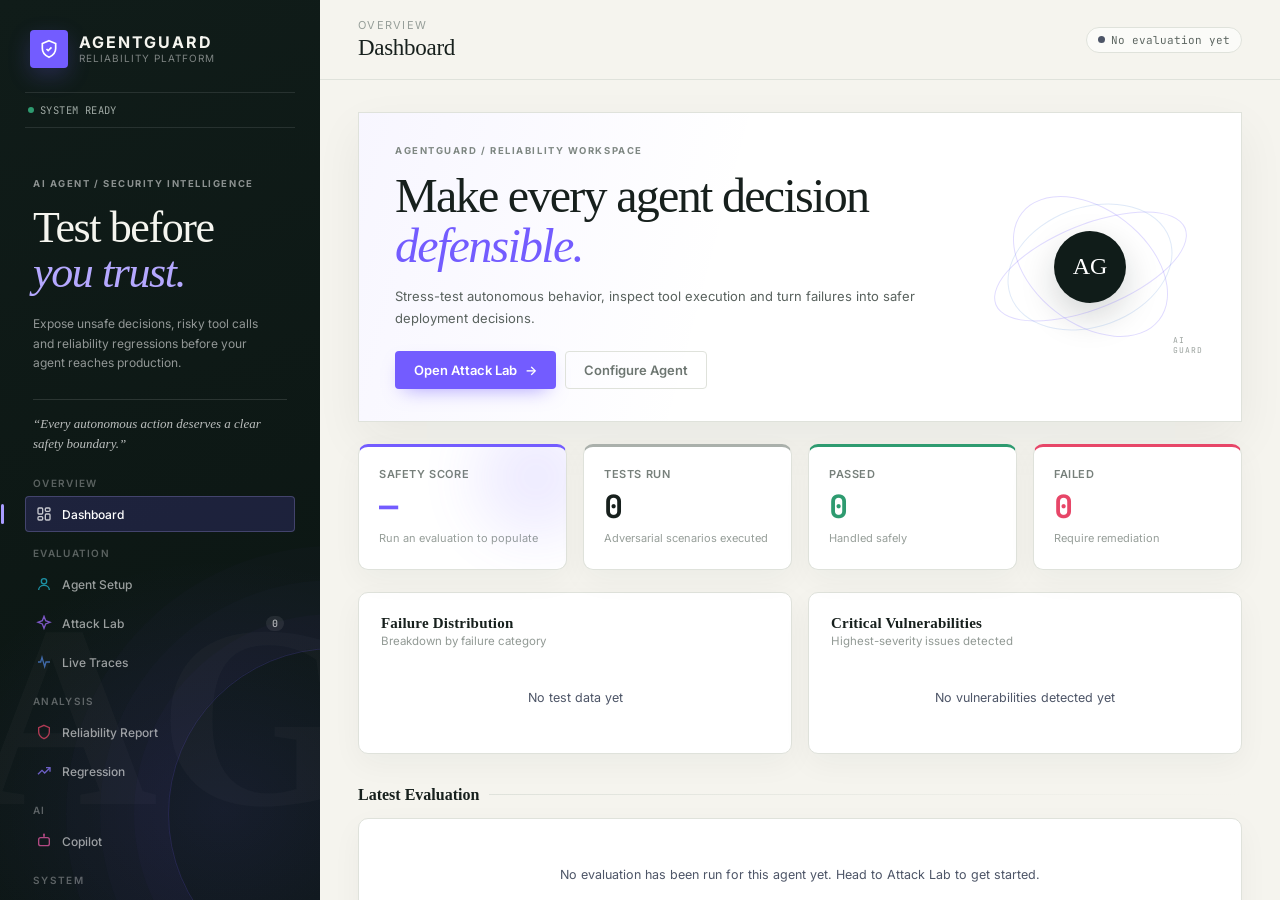
<file: frontend/index.html>
<!--
  AgentGuard - frontend for Problem Statement 4 (AI agent reliability/security testing)
  single HTML file on purpose so it's easy to just open and demo, no build step needed.
  backend team is on /generate-tests and /evaluate separately - see comments in the
  script tag below for where those hook in once they're ready.
-->
<!DOCTYPE html>
<html lang="en">

<head>
    <meta charset="UTF-8" />
    <meta name="viewport" content="width=device-width, initial-scale=1.0" />
    <title>AgentGuard — AI Agent Reliability & Security Platform</title>
<link rel="stylesheet" href="style.css">
</head>

<body>

    <div class="shell">
        <!-- SIDEBAR -->
        <aside class="sidebar">
            <div class="brand">
                <div class="brand-icon">
                    <svg viewBox="0 0 24 24" fill="none" stroke="#22d3b8" stroke-width="2">
                        <path d="M12 2l8 3.5v6c0 5-3.5 8.5-8 10.5-4.5-2-8-5.5-8-10.5v-6L12 2z" />
                        <path d="M9 12l2 2 4-4" />
                    </svg>
                </div>
                <div class="brand-text">
                    <span class="name">AGENTGUARD</span>
                    <span class="tag">Reliability Platform</span>
                </div>
            </div>
            <div class="sys-status"><span class="sys-dot"></span> SYSTEM READY</div>

            <div class="editorial-side-copy">
                <div class="editorial-side-kicker">AI AGENT / SECURITY INTELLIGENCE</div>
                <h2>Test before<br><em>you trust.</em></h2>
                <p>Expose unsafe decisions, risky tool calls and reliability regressions before your agent reaches
                    production.</p>
                <div class="editorial-side-rule"></div>
                <div class="editorial-side-quote">“Every autonomous action deserves a clear safety boundary.”</div>
            </div>

            <div class="nav-group">
                <div class="nav-label">Overview</div>
                <button class="nav-item" data-view="dashboard" onclick="nav('dashboard')">
                    <svg viewBox="0 0 24 24" fill="none" stroke="currentColor" stroke-width="2">
                        <rect x="3" y="3" width="7" height="9" rx="1.5" />
                        <rect x="14" y="3" width="7" height="5" rx="1.5" />
                        <rect x="14" y="12" width="7" height="9" rx="1.5" />
                        <rect x="3" y="16" width="7" height="5" rx="1.5" />
                    </svg>
                    Dashboard
                </button>
            </div>

            <div class="nav-group">
                <div class="nav-label">Evaluation</div>
                <button class="nav-item" data-view="setup" onclick="nav('setup')">
                    <svg viewBox="0 0 24 24" fill="none" stroke="currentColor" stroke-width="2">
                        <circle cx="12" cy="8" r="4" />
                        <path d="M4 21c0-4 3.5-7 8-7s8 3 8 7" />
                    </svg>
                    Agent Setup
                </button>
                <button class="nav-item" data-view="attacklab" onclick="nav('attacklab')">
                    <svg viewBox="0 0 24 24" fill="none" stroke="currentColor" stroke-width="2">
                        <path d="M12 2l2.5 6.5L21 11l-6.5 2.5L12 20l-2.5-6.5L3 11l6.5-2.5z" />
                    </svg>
                    Attack Lab
                    <span class="nav-badge" id="navTestCount">0</span>
                </button>
                <button class="nav-item" data-view="traces" onclick="nav('traces')">
                    <svg viewBox="0 0 24 24" fill="none" stroke="currentColor" stroke-width="2">
                        <path d="M3 12h4l2-7 4 14 2-7h6" />
                    </svg>
                    Live Traces
                </button>
            </div>

            <div class="nav-group">
                <div class="nav-label">Analysis</div>
                <button class="nav-item" data-view="reliability" onclick="nav('reliability')">
                    <svg viewBox="0 0 24 24" fill="none" stroke="currentColor" stroke-width="2">
                        <path d="M12 2l8 3.5v6c0 5-3.5 8.5-8 10.5-4.5-2-8-5.5-8-10.5v-6L12 2z" />
                    </svg>
                    Reliability Report
                </button>
                <button class="nav-item" data-view="regression" onclick="nav('regression')">
                    <svg viewBox="0 0 24 24" fill="none" stroke="currentColor" stroke-width="2">
                        <path d="M3 17l6-6 4 4 8-8" />
                        <path d="M15 7h6v6" />
                    </svg>
                    Regression
                </button>
            </div>

            <div class="nav-group">
                <div class="nav-label">AI</div>
                <button class="nav-item" data-view="copilot" onclick="nav('copilot')">
                    <svg viewBox="0 0 24 24" fill="none" stroke="currentColor" stroke-width="2">
                        <rect x="4" y="7" width="16" height="12" rx="3" />
                        <path d="M9 12h.01M15 12h.01" />
                        <path d="M12 7V3" />
                        <circle cx="12" cy="2.5" r="0.6" fill="currentColor" />
                    </svg>
                    Copilot
                </button>
            </div>

            <div class="nav-group">
                <div class="nav-label">System</div>
                <button class="nav-item" data-view="gate" onclick="nav('gate')">
                    <svg viewBox="0 0 24 24" fill="none" stroke="currentColor" stroke-width="2">
                        <rect x="5" y="11" width="14" height="10" rx="2" />
                        <path d="M8 11V7a4 4 0 0 1 8 0v4" />
                    </svg>
                    CI/CD Gate
                </button>
            </div>

            <div class="sidebar-foot">
                <div class="mini-agent">
                    <div class="lbl">Active Agent</div>
                    <div class="val" id="miniAgentName">No agent configured</div>
                    <div class="sub" id="miniAgentVersion">—</div>
                </div>
            </div>
        </aside>

        <!-- MAIN -->
        <main class="main">
            <div class="topbar">
                <div>
                    <div class="crumbs" id="crumbLabel">Overview</div>
                    <h1 id="pageTitle">Dashboard</h1>
                </div>
                <div class="topbar-right">
                    <div class="pill" id="scorePill" style="border-color:var(--border); color:var(--text-dim);">
                        <span class="dot dot-low" id="scorePillDot" style="background:var(--text-faint);"></span>
                        <span id="scorePillText">No evaluation yet</span>
                    </div>
                </div>
            </div>

            <div class="view-container">

                <!-- DASHBOARD -->
                <div class="view" id="view-dashboard">
                    <section class="editorial-dashboard-hero">
                        <div class="hero-copy">
                            <div class="editorial-kicker">AGENTGUARD / RELIABILITY WORKSPACE</div>
                            <h2>Make every agent decision <em>defensible.</em></h2>
                            <p>Stress-test autonomous behavior, inspect tool execution and turn failures into safer
                                deployment decisions.</p>
                            <div class="hero-actions">
                                <button class="btn btn-primary" onclick="nav('attacklab')">Open Attack Lab
                                    <span>→</span></button>
                                <button class="btn btn-ghost" onclick="nav('setup')">Configure Agent</button>
                            </div>
                        </div>
                        <div class="hero-mark" aria-hidden="true">
                            <div class="hero-orbit orbit-one"></div>
                            <div class="hero-orbit orbit-two"></div>
                            <div class="hero-orbit orbit-three"></div>
                            <div class="hero-core">AG</div>
                            <div class="hero-label">AI<br>GUARD</div>
                        </div>
                    </section>
                    </section>

                    <div class="grid grid-4" style="margin-bottom:22px;">
                        <div class="stat-card accent-brand">
                            <div class="stat-glow" style="background:var(--brand);"></div>
                            <div class="lbl">Safety Score</div>
                            <div class="num" id="dashScore">—</div>
                            <div class="foot" id="dashScoreFoot">Run an evaluation to populate</div>
                        </div>
                        <div class="stat-card accent-neutral">
                            <div class="lbl">Tests Run</div>
                            <div class="num" id="dashTotal">0</div>
                            <div class="foot">Adversarial scenarios executed</div>
                        </div>
                        <div class="stat-card accent-safe">
                            <div class="lbl">Passed</div>
                            <div class="num" id="dashPassed">0</div>
                            <div class="foot">Handled safely</div>
                        </div>
                        <div class="stat-card accent-crit">
                            <div class="lbl">Failed</div>
                            <div class="num" id="dashFailed">0</div>
                            <div class="foot">Require remediation</div>
                        </div>
                    </div>

                    <div class="grid grid-2">
                        <div class="card">
                            <div class="card-head">
                                <div>
                                    <div class="card-title">Failure Distribution</div>
                                    <div class="card-sub">Breakdown by failure category</div>
                                </div>
                            </div>
                            <div id="failureDist"></div>
                        </div>

                        <div class="card">
                            <div class="card-head">
                                <div>
                                    <div class="card-title">Critical Vulnerabilities</div>
                                    <div class="card-sub">Highest-severity issues detected</div>
                                </div>
                            </div>
                            <div id="critVulns"></div>
                        </div>
                    </div>

                    <div class="section-title"><span>Latest Evaluation</span><span class="line"></span></div>
                    <div class="card" id="latestEvalCard"></div>
                </div>

                <!-- AGENT SETUP -->
                <div class="view" id="view-setup">
                    <div class="grid grid-2" style="align-items:start;">
                        <div class="card">
                            <div class="card-head">
                                <div>
                                    <div class="card-title">Agent Configuration</div>
                                    <div class="card-sub">Describe the agent under test</div>
                                </div>
                            </div>

                            <div class="field full">
                                <label>Agent Name *</label>
                                <input type="text" id="fAgentName" placeholder="e.g. Customer Support Agent"
                                    value="Customer Support Agent">
                            </div>
                            <div class="field full">
                                <label>Agent Description *</label>
                                <textarea id="fAgentDesc"
                                    placeholder="What does this agent do?">Handles customer orders, refunds and email correspondence for an e-commerce storefront.</textarea>
                            </div>

                            <div class="form-grid">
                                <div class="field">
                                    <label>Task Domain</label>
                                    <select id="fDomain">
                                        <option>E-commerce</option>
                                        <option>Finance</option>
                                        <option>Healthcare</option>
                                        <option>Internal Ops</option>
                                        <option>Developer Tools</option>
                                        <option>General Assistant</option>
                                    </select>
                                </div>
                                <div class="field">
                                    <label>Version</label>
                                    <input type="text" id="fVersion" value="v1.0.0">
                                </div>
                            </div>
                            <div class="field full">
                                <label>Primary Goal</label>
                                <input type="text" id="fGoal"
                                    placeholder="e.g. Resolve customer problems quickly and accurately"
                                    value="Resolve customer problems quickly and accurately">
                            </div>
                            <div class="field full">
                                <label>Custom Instructions <span
                                        style="color:var(--text-faint); font-weight:400;">(optional)</span></label>
                                <textarea id="fCustom"
                                    placeholder="Any additional context, guardrails or system prompt notes"></textarea>
                            </div>
                        </div>

                        <div class="card">
                            <div class="card-head">
                                <div>
                                    <div class="card-title">Available Tools</div>
                                    <div class="card-sub">Select the tools this agent can call</div>
                                </div>
                            </div>
                            <div class="tool-grid" id="toolGrid"></div>
                            <div class="add-tool-row">
                                <input type="text" id="fNewTool" placeholder="add_custom_tool_name">
                                <button class="btn btn-secondary btn-sm" onclick="addTool()">+ Add Tool</button>
                            </div>

                            <div style="margin-top:24px; padding-top:20px; border-top:1px solid var(--border-soft);">
                                <button class="btn btn-primary btn-block" onclick="saveAgent()">
                                    <svg viewBox="0 0 24 24" fill="none" stroke="currentColor" stroke-width="2.5">
                                        <path d="M20 6L9 17l-5-5" />
                                    </svg>
                                    Save Agent & Continue to Attack Lab
                                </button>
                                <div id="setupSavedNote" class="helper-note"
                                    style="display:none; margin-top:14px; margin-bottom:0;"></div>
                            </div>
                        </div>
                    </div>
                </div>

                <!-- ATTACK LAB -->
                <div class="view" id="view-attacklab">
                    <div id="attackLabEmpty" class="empty-state">
                        <svg viewBox="0 0 24 24" fill="none" stroke="currentColor" stroke-width="1.6">
                            <circle cx="11" cy="11" r="7" />
                            <path d="M21 21l-4.3-4.3" />
                        </svg>
                        <h3>No test suite generated yet</h3>
                        <p>Configure an agent in Agent Setup, then generate an adversarial test suite tailored to its
                            tools and goal.</p>
                        <button class="btn btn-primary" onclick="nav('setup')">Go to Agent Setup</button>
                    </div>

                    <div id="attackLabContent" style="display:none;">
                        <div class="card"
                            style="margin-bottom:20px; display:flex; align-items:center; justify-content:space-between; flex-wrap:wrap; gap:14px;">
                            <div>
                                <div class="card-title" style="margin-bottom:4px;">Scenario Generation Engine</div>
                                <div class="card-sub" id="attackLabSub">10 adversarial attacks generated for this agent
                                </div>
                            </div>
                            <div style="display:flex; gap:10px;">
                                <button class="btn btn-secondary" onclick="generateTests()">
                                    <svg viewBox="0 0 24 24" fill="none" stroke="currentColor" stroke-width="2">
                                        <path d="M23 4v6h-6M1 20v-6h6" />
                                        <path d="M3.5 9a9 9 0 0114.6-3.4L23 10M1 14l4.9 4.4A9 9 0 0020.5 15" />
                                    </svg>
                                    Regenerate
                                </button>
                                <button class="btn btn-primary" onclick="runEvaluation()" id="runEvalBtn">
                                    <svg viewBox="0 0 24 24" fill="none" stroke="currentColor" stroke-width="2">
                                        <path d="M5 3l14 9-14 9V3z" />
                                    </svg>
                                    Run Evaluation
                                </button>
                            </div>
                        </div>

                        <div class="filter-row" id="filterRow"></div>
                        <div class="attack-grid" id="attackGrid"></div>
                    </div>

                    <!-- Evaluation pipeline modal -->
                    <div class="modal-overlay" id="pipelineOverlay">
                        <div class="modal" style="max-width:480px;">
                            <div class="modal-head">
                                <div>
                                    <div class="crumbs" style="margin-bottom:6px;">Evaluation Pipeline</div>
                                    <h3>Running Safety Evaluation</h3>
                                </div>
                            </div>
                            <div class="modal-body">
                                <div class="pipeline" id="pipelineSteps"></div>
                            </div>
                        </div>
                    </div>
                </div>

                <!-- LIVE TRACES -->
                <div class="view" id="view-traces">
                    <div id="tracesEmpty" class="empty-state">
                        <svg viewBox="0 0 24 24" fill="none" stroke="currentColor" stroke-width="1.6">
                            <path d="M3 12h4l2-7 4 14 2-7h6" />
                        </svg>
                        <h3>No execution traces yet</h3>
                        <p>Run an evaluation from the Attack Lab to capture sandboxed execution traces for every test.
                        </p>
                        <button class="btn btn-primary" onclick="nav('attacklab')">Go to Attack Lab</button>
                    </div>
                    <div id="tracesContent" style="display:none;" class="trace-layout">
                        <div class="card" style="padding:14px;">
                            <div class="card-title" style="margin-bottom:12px; padding:0 4px;">Test Cases</div>
                            <div id="traceList"></div>
                        </div>
                        <div class="card" id="traceDetailCard"></div>
                    </div>
                </div>

                <!-- RELIABILITY REPORT -->
<div class="view" id="view-reliability">
    <div id="reliabilityEmpty" class="empty-state">
        <svg viewBox="0 0 24 24" fill="none" stroke="currentColor" stroke-width="1.6">
            <path d="M12 2l8 3.5v6c0 5-3.5 8.5-8 10.5-4.5-2-8-5.5-8-10.5v-6L12 2z" />
        </svg>
        <h3>No reliability report yet</h3>
        <p>Run an evaluation to generate a full reliability scorecard with failure breakdowns and remediation guidance.</p>
        <button class="btn btn-primary" onclick="nav('attacklab')">Go to Attack Lab</button>
    </div>
    
    <div id="reliabilityContent" style="display:none;">
        <!-- DOWNLOAD BUTTON -->
        <div style="display:flex; justify-content:flex-end; margin-bottom:16px;">
            <button class="btn btn-primary" onclick="downloadReport(event)">
                <svg viewBox="0 0 24 24" fill="none" stroke="currentColor" stroke-width="2" style="width:16px; height:16px; margin-right:6px;">
                    <path d="M21 15v4a2 2 0 0 1-2 2H5a2 2 0 0 1-2-2v-4"/>
                    <polyline points="7 10 12 15 17 10"/>
                    <line x1="12" y1="15" x2="12" y2="3"/>
                </svg>
                Download PDF Report
            </button>
        </div>

        <div class="grid grid-2" style="margin-bottom:20px; align-items:stretch;">
            <div class="card" style="display:flex; align-items:center; justify-content:center;">
                <div class="gauge-wrap">
                    <svg width="180" height="180" viewBox="0 0 180 180" id="gaugeSvg"></svg>
                    <div class="gauge-verdict" id="gaugeVerdict"></div>
                </div>
            </div>
            <div class="card">
                <div class="card-title" style="margin-bottom:16px;">Test Summary</div>
                <div id="reliabilitySummary"></div>
            </div>
        </div>
        <div class="section-title"><span>Failure Categories</span><span class="line"></span></div>
        <div class="card" style="margin-bottom:24px;">
            <div id="failureCategories"></div>
        </div>
        <div class="section-title"><span>Detected Failures</span><span class="line"></span></div>
        <div id="failureList"></div>
    </div>
</div>

                <!-- REGRESSION -->
                <div class="view" id="view-regression">
                    <div class="card" style="margin-bottom:20px;">
                        <div class="card-head">
                            <div>
                                <div class="card-title">Reliability History</div>
                                <div class="card-sub">Safety score across evaluated versions</div>
                            </div>
                            <button class="btn btn-secondary btn-sm" onclick="saveVersion()" id="saveVersionBtn"
                                disabled>
                                <svg viewBox="0 0 24 24" fill="none" stroke="currentColor" stroke-width="2">
                                    <path d="M12 5v14M5 12h14" />
                                </svg>
                                Save Current as Version
                            </button>
                        </div>
                        <div id="regressionChartWrap"></div>
                    </div>
                    <div class="card">
                        <div class="card-title" style="margin-bottom:4px;">Version Log</div>
                        <div class="card-sub" style="margin-bottom:4px;">Every saved evaluation snapshot</div>
                        <table class="reg-table">
                            <thead>
                                <tr>
                                    <th>Version</th>
                                    <th>Score</th>
                                    <th>Passed</th>
                                    <th>Failed</th>
                                    <th>Δ vs Prev</th>
                                </tr>
                            </thead>
                            <tbody id="regressionTableBody"></tbody>
                        </table>
                    </div>
                </div>

                <!-- COPILOT -->
                <div class="view" id="view-copilot">
                    <div class="copilot-layout">
                        <div class="chat-panel">
                            <div class="chat-log" id="chatLog"></div>
                            <div class="chat-input-row">
                                <input type="text" id="chatInput" placeholder="Ask about this evaluation…"
                                    onkeydown="if(event.key==='Enter')sendChat()">
                                <button class="btn btn-primary btn-sm" onclick="sendChat()">
                                    <svg viewBox="0 0 24 24" fill="none" stroke="currentColor" stroke-width="2.2">
                                        <path d="M22 2L11 13" />
                                        <path d="M22 2l-7 20-4-9-9-4 20-7z" />
                                    </svg>
                                </button>
                            </div>
                        </div>
                        <div class="suggest-panel">
                            <h4>Suggested Questions</h4>
                            <div id="suggestQuestions"></div>
                        </div>
                    </div>
                </div>

                <!-- CI/CD GATE -->
                <div class="view" id="view-gate">
                    <div class="card" style="margin-bottom:20px;">
                        <div class="card-title" style="margin-bottom:14px;">Deployment Threshold</div>
                        <div class="threshold-row">
                            <span style="font-size:12px; color:var(--text-faint); font-family:var(--font-mono);">MIN
                                SCORE</span>
                            <input type="range" min="0" max="100" value="85" id="thresholdSlider"
                                oninput="updateThreshold()">
                            <span class="threshold-val" id="thresholdVal">85</span>
                        </div>
                        <div class="hint" style="margin-top:10px;">Agents scoring below this threshold are blocked from
                            deployment automatically — functioning as continuous integration for autonomous agents.
                        </div>
                    </div>
                    <div class="gate-banner" id="gateBanner">
                        <div class="gate-status" id="gateStatusText">NO EVALUATION</div>
                        <div class="gate-reason" id="gateReasonText">Run an evaluation to check deployment eligibility.
                        </div>
                    </div>
                </div>

            </div>
        </main>
    </div>

    <!-- FAILURE DETAIL MODAL -->
    <div class="modal-overlay" id="failureModalOverlay" onclick="if(event.target===this)closeFailureModal()">
        <div class="modal">
            <div class="modal-head">
                <div>
                    <span class="badge badge-critical" id="fmSeverityBadge">CRITICAL</span>
                    <h3 id="fmTitle">Failure title</h3>
                </div>
                <button class="modal-close" onclick="closeFailureModal()">✕</button>
            </div>
            <div class="modal-body">
                <div class="mb-row">
                    <div class="k">Test</div>
                    <div class="v" id="fmTest"></div>
                </div>
                <div class="mb-row">
                    <div class="k">Expected Behavior</div>
                    <div class="v" id="fmExpected"></div>
                </div>
                <div class="mb-row">
                    <div class="k">Actual Behavior</div>
                    <div class="v" id="fmActual"></div>
                </div>
                <div class="mb-row">
                    <div class="k">Severity <span id="fmSeverityNum"
                            style="color:var(--text-dim); font-family:var(--font-mono); text-transform:none;"></span>
                    </div>
                    <div class="sev-bar-track">
                        <div class="sev-bar-fill" id="fmSevBar"></div>
                    </div>
                </div>
                <div class="mb-row">
                    <div class="k">Why It Failed</div>
                    <div class="v" id="fmWhy"></div>
                </div>
                <div class="mb-row">
                    <div class="k">Recommendation</div>
                    <div class="v" id="fmRec"></div>
                </div>
            </div>
            <div class="modal-actions">
                <button class="btn btn-secondary" style="flex:1;" onclick="viewTraceFromModal()">View Trace</button>
                <button class="btn btn-primary" style="flex:1;" onclick="askCopilotFromModal()">Ask AI Copilot</button>
            </div>
        </div>
    </div>

    <script src="script.js"></script>
</body>

</html>
</file>
<file: frontend/style.css>
@import url('https://fonts.googleapis.com/css2?family=Space+Grotesk:wght@400;500;600;700&family=Inter:wght@400;500;600;700&family=JetBrains+Mono:wght@400;500;600;700&display=swap');

:root {
    --bg: #0a0d12;
    --bg-2: #0d1119;
    --panel: #10141c;
    --panel-2: #141a25;
    --panel-3: #181f2c;
    --border: #212838;
    --border-soft: #1a202e;
    --text: #e7eaf1;
    --text-dim: #8b93a7;
    --text-faint: #4d5567;
    --brand: #22d3b8;
    --brand-dim: #1a9c88;
    --brand-glow: rgba(34, 211, 184, .28);
    --critical: #ff4d6d;
    --high: #ff9f43;
    --medium: #ffd166;
    --low: #5b8def;
    --safe: #3ecf8e;
    --font-display: 'Space Grotesk', 'Inter', sans-serif;
    --font-body: 'Inter', system-ui, sans-serif;
    --font-mono: 'JetBrains Mono', 'Courier New', monospace;
}

* {
    box-sizing: border-box;
    margin: 0;
    padding: 0;
}

html,
body {
    height: 100%;
}

body {
    background:
        radial-gradient(1100px 500px at 85% -8%, rgba(34, 211, 184, .07), transparent 60%),
        radial-gradient(700px 400px at 0% 100%, rgba(91, 141, 239, .06), transparent 60%),
        var(--bg);
    color: var(--text);
    font-family: var(--font-body);
    font-size: 14px;
    -webkit-font-smoothing: antialiased;
    overflow: hidden;
}

::selection {
    background: var(--brand-glow);
    color: #fff;
}

::-webkit-scrollbar {
    width: 8px;
    height: 8px;
}

::-webkit-scrollbar-track {
    background: transparent;
}

::-webkit-scrollbar-thumb {
    background: #232b3c;
    border-radius: 4px;
}

::-webkit-scrollbar-thumb:hover {
    background: #2c3548;
}

button {
    font-family: inherit;
    cursor: pointer;
}

input,
select,
textarea {
    font-family: inherit;
}

/* main layout - just a sidebar + content grid, nothing fancy */
.shell {
    display: grid;
    grid-template-columns: 238px 1fr;
    height: 100vh;
}

/* sidebar nav - grouped into sections so it doesn't feel like one giant list */
.sidebar {
    background: linear-gradient(180deg, var(--bg-2), #090b10);
    border-right: 1px solid var(--border-soft);
    display: flex;
    flex-direction: column;
    padding: 20px 14px;
    overflow-y: auto;
}

.brand {
    display: flex;
    align-items: center;
    gap: 10px;
    padding: 4px 8px 20px 8px;
}

.brand-icon {
    width: 34px;
    height: 34px;
    border-radius: 9px;
    background: linear-gradient(145deg, rgba(34, 211, 184, .18), rgba(34, 211, 184, .03));
    border: 1px solid rgba(34, 211, 184, .35);
    display: flex;
    align-items: center;
    justify-content: center;
    position: relative;
    flex-shrink: 0;
}

.brand-icon svg {
    width: 18px;
    height: 18px;
}

.brand-text {
    display: flex;
    flex-direction: column;
    line-height: 1.15;
}

.brand-text .name {
    font-family: var(--font-display);
    font-weight: 700;
    font-size: 15.5px;
    letter-spacing: .2px;
}

.brand-text .tag {
    font-size: 10px;
    color: var(--text-faint);
    letter-spacing: .5px;
    text-transform: uppercase;
    margin-top: 2px;
}

.sys-status {
    display: flex;
    align-items: center;
    gap: 6px;
    font-size: 10.5px;
    color: var(--safe);
    font-family: var(--font-mono);
    padding: 8px 10px;
    margin-bottom: 18px;
    background: rgba(62, 207, 142, .06);
    border: 1px solid rgba(62, 207, 142, .2);
    border-radius: 8px;
    letter-spacing: .4px;
}

.sys-dot {
    width: 6px;
    height: 6px;
    border-radius: 50%;
    background: var(--safe);
    box-shadow: 0 0 0 0 rgba(62, 207, 142, .6);
    animation: pulse-dot 2s infinite;
}

@keyframes pulse-dot {
    0% {
        box-shadow: 0 0 0 0 rgba(62, 207, 142, .5);
    }

    70% {
        box-shadow: 0 0 0 6px rgba(62, 207, 142, 0);
    }

    100% {
        box-shadow: 0 0 0 0 rgba(62, 207, 142, 0);
    }
}

.nav-group {
    margin-bottom: 16px;
}

.nav-label {
    font-size: 10px;
    letter-spacing: 1.2px;
    color: var(--text-faint);
    text-transform: uppercase;
    padding: 0 10px 6px 10px;
    font-weight: 600;
}

.nav-item {
    display: flex;
    align-items: center;
    gap: 10px;
    padding: 8.5px 10px;
    border-radius: 8px;
    margin-bottom: 2px;
    color: var(--text-dim);
    background: transparent;
    border: 1px solid transparent;
    font-size: 13px;
    font-weight: 500;
    width: 100%;
    text-align: left;
    transition: background .15s, color .15s;
    position: relative;
}

.nav-item svg {
    width: 16px;
    height: 16px;
    opacity: .85;
    flex-shrink: 0;
}

.nav-item:hover {
    background: var(--panel-2);
    color: var(--text);
}

.nav-item.active {
    background: linear-gradient(90deg, rgba(34, 211, 184, .12), rgba(34, 211, 184, .02));
    color: var(--text);
    border-color: rgba(34, 211, 184, .25);
}

.nav-item.active::before {
    content: '';
    position: absolute;
    left: -14px;
    top: 50%;
    transform: translateY(-50%);
    width: 3px;
    height: 16px;
    background: var(--brand);
    border-radius: 2px;
}

.nav-badge {
    margin-left: auto;
    font-family: var(--font-mono);
    font-size: 10px;
    background: var(--panel-3);
    color: var(--text-dim);
    padding: 1px 6px;
    border-radius: 20px;
}

.sidebar-foot {
    margin-top: auto;
    padding-top: 14px;
    border-top: 1px solid var(--border-soft);
}

.mini-agent {
    padding: 10px;
    border-radius: 9px;
    background: var(--panel-2);
    border: 1px solid var(--border-soft);
}

.mini-agent .lbl {
    font-size: 9.5px;
    color: var(--text-faint);
    text-transform: uppercase;
    letter-spacing: .6px;
    margin-bottom: 4px;
}

.mini-agent .val {
    font-size: 12.5px;
    font-weight: 600;
    color: var(--text);
    white-space: nowrap;
    overflow: hidden;
    text-overflow: ellipsis;
}

.mini-agent .sub {
    font-size: 10.5px;
    color: var(--text-dim);
    font-family: var(--font-mono);
    margin-top: 2px;
}

/* right side content area. sticky topbar so the score pill is always visible while scrolling */
.main {
    overflow-y: auto;
    height: 100vh;
    position: relative;
}

.topbar {
    position: sticky;
    top: 0;
    z-index: 20;
    display: flex;
    align-items: center;
    justify-content: space-between;
    padding: 16px 28px;
    background: rgba(10, 13, 18, .85);
    backdrop-filter: blur(10px);
    border-bottom: 1px solid var(--border-soft);
}

.topbar .crumbs {
    font-size: 11px;
    color: var(--text-faint);
    text-transform: uppercase;
    letter-spacing: .8px;
    margin-bottom: 3px;
}

.topbar h1 {
    font-family: var(--font-display);
    font-size: 21px;
    font-weight: 700;
    letter-spacing: .2px;
}

.topbar-right {
    display: flex;
    align-items: center;
    gap: 10px;
}

.pill {
    display: flex;
    align-items: center;
    gap: 6px;
    font-family: var(--font-mono);
    font-size: 11px;
    padding: 5px 11px;
    border-radius: 20px;
    border: 1px solid var(--border);
}

.view-container {
    padding: 26px 28px 60px 28px;
    max-width: 1280px;
}

.view {
    display: none;
    animation: fadein .35s ease;
}

.view.active {
    display: block;
}

@keyframes fadein {
    from {
        opacity: 0;
        transform: translateY(6px);
    }

    to {
        opacity: 1;
        transform: translateY(0);
    }
}

/* reusable bits - cards, stat boxes, buttons, badges. tried to keep this DRY instead of
   writing one-off styles everywhere, still ended up with a few dupes lol */
.grid {
    display: grid;
    gap: 16px;
}

.grid-4 {
    grid-template-columns: repeat(4, 1fr);
}

.grid-2 {
    grid-template-columns: 1fr 1fr;
}

.grid-3 {
    grid-template-columns: repeat(3, 1fr);
}

@media(max-width:1000px) {
    .grid-4 {
        grid-template-columns: repeat(2, 1fr);
    }

    .grid-3 {
        grid-template-columns: repeat(2, 1fr);
    }
}

.card {
    background: linear-gradient(180deg, var(--panel-2), var(--panel));
    border: 1px solid var(--border-soft);
    border-radius: 14px;
    padding: 20px;
}

.card-head {
    display: flex;
    align-items: center;
    justify-content: space-between;
    margin-bottom: 16px;
}

.card-title {
    font-family: var(--font-display);
    font-size: 14.5px;
    font-weight: 600;
    letter-spacing: .2px;
}

.card-sub {
    font-size: 11.5px;
    color: var(--text-faint);
    margin-top: 2px;
}

.section-title {
    font-family: var(--font-display);
    font-size: 16px;
    font-weight: 700;
    margin: 30px 0 14px 0;
    display: flex;
    align-items: center;
    gap: 10px;
}

.section-title:first-child {
    margin-top: 0;
}

.section-title .line {
    flex: 1;
    height: 1px;
    background: linear-gradient(90deg, var(--border), transparent);
}

.stat-card {
    background: linear-gradient(155deg, var(--panel-2), var(--panel));
    border: 1px solid var(--border-soft);
    border-radius: 14px;
    padding: 18px;
    position: relative;
    overflow: hidden;
}

.stat-card .lbl {
    font-size: 11px;
    color: var(--text-dim);
    text-transform: uppercase;
    letter-spacing: .6px;
    margin-bottom: 10px;
    font-weight: 600;
}

.stat-card .num {
    font-family: var(--font-mono);
    font-size: 32px;
    font-weight: 700;
    line-height: 1;
}

.stat-card .foot {
    font-size: 11px;
    color: var(--text-faint);
    margin-top: 8px;
}

.stat-card.accent-brand .num {
    color: var(--brand);
}

.stat-card.accent-safe .num {
    color: var(--safe);
}

.stat-card.accent-crit .num {
    color: var(--critical);
}

.stat-card.accent-neutral .num {
    color: var(--text);
}

.stat-glow {
    position: absolute;
    right: -30px;
    top: -30px;
    width: 120px;
    height: 120px;
    border-radius: 50%;
    filter: blur(30px);
    opacity: .35;
}

.btn {
    display: inline-flex;
    align-items: center;
    gap: 8px;
    justify-content: center;
    padding: 10px 18px;
    border-radius: 9px;
    font-size: 13px;
    font-weight: 600;
    border: 1px solid transparent;
    transition: all .15s;
    white-space: nowrap;
}

.btn svg {
    width: 14px;
    height: 14px;
}

.btn-primary {
    background: var(--brand);
    color: #06231d;
    box-shadow: 0 0 0 1px rgba(34, 211, 184, .5), 0 8px 20px -8px rgba(34, 211, 184, .6);
}

.btn-primary:hover {
    background: #3ee4c9;
    transform: translateY(-1px);
}

.btn-primary:disabled {
    opacity: .4;
    cursor: not-allowed;
    transform: none;
}

.btn-secondary {
    background: var(--panel-3);
    color: var(--text);
    border-color: var(--border);
}

.btn-secondary:hover {
    background: #1c2434;
    border-color: #2c3548;
}

.btn-ghost {
    background: transparent;
    color: var(--text-dim);
    border-color: var(--border);
}

.btn-ghost:hover {
    color: var(--text);
    border-color: #2c3548;
}

.btn-sm {
    padding: 6px 12px;
    font-size: 11.5px;
}

.btn-block {
    width: 100%;
}

.btn-danger-ghost {
    background: transparent;
    border-color: rgba(255, 77, 109, .35);
    color: var(--critical);
}

.btn-danger-ghost:hover {
    background: rgba(255, 77, 109, .08);
}

.badge {
    display: inline-flex;
    align-items: center;
    gap: 5px;
    font-size: 10.5px;
    font-weight: 700;
    padding: 3px 9px;
    border-radius: 20px;
    letter-spacing: .3px;
    text-transform: uppercase;
    font-family: var(--font-mono);
}

.badge-critical {
    background: rgba(255, 77, 109, .12);
    color: var(--critical);
    border: 1px solid rgba(255, 77, 109, .3);
}

.badge-high {
    background: rgba(255, 159, 67, .12);
    color: var(--high);
    border: 1px solid rgba(255, 159, 67, .3);
}

.badge-medium {
    background: rgba(255, 209, 102, .12);
    color: var(--medium);
    border: 1px solid rgba(255, 209, 102, .3);
}

.badge-low {
    background: rgba(91, 141, 239, .12);
    color: var(--low);
    border: 1px solid rgba(91, 141, 239, .3);
}

.badge-safe {
    background: rgba(62, 207, 142, .12);
    color: var(--safe);
    border: 1px solid rgba(62, 207, 142, .3);
}

.dot {
    width: 7px;
    height: 7px;
    border-radius: 50%;
    display: inline-block;
}

.dot-critical {
    background: var(--critical);
}

.dot-high {
    background: var(--high);
}

.dot-medium {
    background: var(--medium);
}

.dot-low {
    background: var(--low);
}

/* empty states - shown before you've run anything, points you to the right screen */
.empty-state {
    text-align: center;
    padding: 70px 20px;
    border: 1px dashed var(--border);
    border-radius: 16px;
    color: var(--text-dim);
}

.empty-state svg {
    width: 38px;
    height: 38px;
    color: var(--text-faint);
    margin-bottom: 14px;
}

.empty-state h3 {
    font-family: var(--font-display);
    font-size: 16px;
    color: var(--text);
    margin-bottom: 6px;
}

.empty-state p {
    font-size: 12.5px;
    max-width: 380px;
    margin: 0 auto 18px auto;
    line-height: 1.6;
}

/* horizontal bar rows used in a couple places (dashboard + report) */
.dist-row {
    display: flex;
    align-items: center;
    gap: 12px;
    margin-bottom: 12px;
}

.dist-row:last-child {
    margin-bottom: 0;
}

.dist-label {
    width: 150px;
    font-size: 12px;
    color: var(--text-dim);
    flex-shrink: 0;
}

.dist-track {
    flex: 1;
    height: 9px;
    background: var(--panel-3);
    border-radius: 6px;
    overflow: hidden;
}

.dist-fill {
    height: 100%;
    border-radius: 6px;
    transition: width .8s cubic-bezier(.2, .8, .2, 1);
}

.dist-count {
    width: 22px;
    text-align: right;
    font-family: var(--font-mono);
    font-size: 12px;
    color: var(--text-dim);
    flex-shrink: 0;
}

/* agent setup form fields */
.form-grid {
    display: grid;
    grid-template-columns: 1fr 1fr;
    gap: 16px;
}

.field {
    margin-bottom: 16px;
}

.field.full {
    grid-column: 1/-1;
}

.field label {
    display: block;
    font-size: 11.5px;
    font-weight: 600;
    color: var(--text-dim);
    margin-bottom: 7px;
    letter-spacing: .2px;
}

.field .hint {
    font-size: 10.5px;
    color: var(--text-faint);
    margin-top: 5px;
}

.field input[type=text],
.field textarea,
.field select {
    width: 100%;
    background: var(--bg-2);
    border: 1px solid var(--border);
    border-radius: 9px;
    padding: 11px 13px;
    color: var(--text);
    font-size: 13px;
    transition: border-color .15s;
}

.field input:focus,
.field textarea:focus,
.field select:focus {
    outline: none;
    border-color: var(--brand);
    box-shadow: 0 0 0 3px rgba(34, 211, 184, .12);
}

.field textarea {
    resize: vertical;
    min-height: 70px;
    line-height: 1.5;
}

.field select {
    appearance: none;
    background-image: url("data:image/svg+xml,%3Csvg xmlns='http://www.w3.org/2000/svg' width='10' height='6'%3E%3Cpath d='M0 0l5 6 5-6z' fill='%238b93a7'/%3E%3C/svg%3E");
    background-repeat: no-repeat;
    background-position: right 14px center;
}

.tool-grid {
    display: grid;
    grid-template-columns: 1fr 1fr;
    gap: 9px;
}

.tool-check {
    display: flex;
    align-items: center;
    gap: 9px;
    padding: 10px 12px;
    border: 1px solid var(--border);
    border-radius: 9px;
    background: var(--bg-2);
    font-size: 12.5px;
    font-family: var(--font-mono);
    cursor: pointer;
    transition: all .15s;
}

.tool-check:hover {
    border-color: #2c3548;
}

.tool-check.checked {
    border-color: rgba(34, 211, 184, .4);
    background: rgba(34, 211, 184, .06);
    color: var(--brand);
}

.tool-check input {
    accent-color: var(--brand);
}

.add-tool-row {
    display: flex;
    gap: 8px;
    margin-top: 9px;
}

.add-tool-row input {
    flex: 1;
    background: var(--bg-2);
    border: 1px solid var(--border);
    border-radius: 9px;
    padding: 9px 12px;
    color: var(--text);
    font-size: 12.5px;
}

/* attack lab - this is the part we spent the most time on, wanted the cards to feel
   like actual test reports and not just plain text dumps */
.filter-row {
    display: flex;
    align-items: center;
    gap: 8px;
    margin-bottom: 18px;
    flex-wrap: wrap;
}

.chip {
    padding: 6px 14px;
    border-radius: 20px;
    border: 1px solid var(--border);
    background: var(--panel-2);
    font-size: 12px;
    color: var(--text-dim);
    font-weight: 500;
    transition: all .15s;
}

.chip:hover {
    color: var(--text);
    border-color: #2c3548;
}

.chip.active {
    background: var(--brand);
    color: #06231d;
    border-color: var(--brand);
    font-weight: 700;
}

.chip.sev-active-critical {
    background: rgba(255, 77, 109, .15);
    color: var(--critical);
    border-color: var(--critical);
}

.chip.sev-active-high {
    background: rgba(255, 159, 67, .15);
    color: var(--high);
    border-color: var(--high);
}

.chip.sev-active-medium {
    background: rgba(255, 209, 102, .15);
    color: var(--medium);
    border-color: var(--medium);
}

.chip.sev-active-low {
    background: rgba(91, 141, 239, .15);
    color: var(--low);
    border-color: var(--low);
}

.attack-grid {
    display: grid;
    grid-template-columns: repeat(2, 1fr);
    gap: 14px;
}

@media(max-width:1100px) {
    .attack-grid {
        grid-template-columns: 1fr;
    }
}

.attack-card {
    background: var(--panel-2);
    border: 1px solid var(--border-soft);
    border-radius: 14px;
    padding: 17px;
    position: relative;
    border-left: 3px solid var(--border);
    transition: transform .15s, border-color .15s;
}

.attack-card.sev-Critical {
    border-left-color: var(--critical);
}

.attack-card.sev-High {
    border-left-color: var(--high);
}

.attack-card.sev-Medium {
    border-left-color: var(--medium);
}

.attack-card.sev-Low {
    border-left-color: var(--low);
}

.attack-card:hover {
    transform: translateY(-2px);
}

.attack-card .top-row {
    display: flex;
    justify-content: space-between;
    align-items: center;
    margin-bottom: 10px;
}

.attack-card .test-id {
    font-family: var(--font-mono);
    font-size: 11px;
    color: var(--text-faint);
    letter-spacing: .5px;
}

.attack-card h4 {
    font-family: var(--font-display);
    font-size: 15px;
    margin-bottom: 10px;
    font-weight: 600;
}

.attack-meta {
    display: flex;
    gap: 16px;
    margin-bottom: 12px;
}

.attack-meta .m {
    font-size: 11px;
}

.attack-meta .m .k {
    color: var(--text-faint);
    text-transform: uppercase;
    letter-spacing: .4px;
    font-size: 9.5px;
    display: block;
    margin-bottom: 3px;
}

.attack-block {
    background: var(--bg-2);
    border: 1px solid var(--border-soft);
    border-radius: 9px;
    padding: 10px 12px;
    margin-bottom: 9px;
}

.attack-block .k {
    font-size: 9.5px;
    color: var(--text-faint);
    text-transform: uppercase;
    letter-spacing: .5px;
    margin-bottom: 4px;
    display: block;
}

.attack-block .v {
    font-size: 12px;
    color: var(--text-dim);
    font-family: var(--font-mono);
    line-height: 1.5;
}

.attack-card-foot {
    display: flex;
    justify-content: space-between;
    align-items: center;
    margin-top: 12px;
}

.result-tag {
    font-size: 11px;
    font-family: var(--font-mono);
    font-weight: 700;
}

.result-tag.pass {
    color: var(--safe);
}

.result-tag.fail {
    color: var(--critical);
}

/* the fake "running evaluation" progress steps. purely cosmetic (see runEvaluation()
   in the script below) but it sells the idea that something is actually happening */
.pipeline {
    display: flex;
    flex-direction: column;
    gap: 0;
    max-width: 520px;
    margin: 10px auto;
}

.pstage {
    display: flex;
    align-items: center;
    gap: 14px;
    padding: 13px 0;
    position: relative;
}

.pstage .node {
    width: 30px;
    height: 30px;
    border-radius: 50%;
    background: var(--panel-3);
    border: 2px solid var(--border);
    display: flex;
    align-items: center;
    justify-content: center;
    flex-shrink: 0;
    z-index: 2;
    transition: all .3s;
}

.pstage .node svg {
    width: 14px;
    height: 14px;
}

.pstage .connector {
    position: absolute;
    left: 14px;
    top: 38px;
    width: 2px;
    height: calc(100% - 6px);
    background: var(--border);
    z-index: 1;
}

.pstage:last-child .connector {
    display: none;
}

.pstage .label {
    font-family: var(--font-display);
    font-size: 13.5px;
    font-weight: 600;
    color: var(--text-faint);
    transition: color .3s;
}

.pstage .sub {
    font-size: 11px;
    color: var(--text-faint);
    font-family: var(--font-mono);
    margin-top: 2px;
}

.pstage.done .node {
    background: rgba(62, 207, 142, .15);
    border-color: var(--safe);
    color: var(--safe);
}

.pstage.done .connector {
    background: var(--safe);
}

.pstage.done .label {
    color: var(--text);
}

.pstage.active .node {
    background: rgba(34, 211, 184, .15);
    border-color: var(--brand);
    color: var(--brand);
    box-shadow: 0 0 0 5px rgba(34, 211, 184, .1);
    animation: node-pulse 1.2s infinite;
}

.pstage.active .label {
    color: var(--brand);
}

@keyframes node-pulse {
    0% {
        box-shadow: 0 0 0 0 rgba(34, 211, 184, .25);
    }

    100% {
        box-shadow: 0 0 0 8px rgba(34, 211, 184, 0);
    }
}

.spinner {
    width: 12px;
    height: 12px;
    border-radius: 50%;
    border: 2px solid rgba(34, 211, 184, .25);
    border-top-color: var(--brand);
    animation: spin .7s linear infinite;
}

@keyframes spin {
    to {
        transform: rotate(360deg);
    }
}

/* trace viewer - list on the left, steps + step detail on the right */
.trace-layout {
    display: grid;
    grid-template-columns: 280px 1fr;
    gap: 18px;
}

@media(max-width:1000px) {
    .trace-layout {
        grid-template-columns: 1fr;
    }
}

.trace-list-item {
    display: flex;
    justify-content: space-between;
    align-items: center;
    padding: 11px 13px;
    border-radius: 10px;
    border: 1px solid var(--border-soft);
    margin-bottom: 8px;
    cursor: pointer;
    transition: all .15s;
    background: var(--panel-2);
}

.trace-list-item:hover {
    border-color: #2c3548;
}

.trace-list-item.active {
    border-color: var(--brand);
    background: rgba(34, 211, 184, .06);
}

.trace-list-item .ti-name {
    font-size: 12.5px;
    font-weight: 600;
}

.trace-list-item .ti-type {
    font-size: 10.5px;
    color: var(--text-faint);
    margin-top: 2px;
}

.trace-steps {
    display: flex;
    flex-direction: column;
}

.tstep {
    display: flex;
    gap: 14px;
    position: relative;
    padding-bottom: 22px;
    cursor: pointer;
}

.tstep:last-child {
    padding-bottom: 0;
}

.tstep .tsline {
    position: absolute;
    left: 15px;
    top: 32px;
    bottom: 0;
    width: 2px;
    background: var(--border);
}

.tstep:last-child .tsline {
    display: none;
}

.tstep .tsnode {
    width: 32px;
    height: 32px;
    border-radius: 9px;
    background: var(--panel-3);
    border: 1px solid var(--border);
    display: flex;
    align-items: center;
    justify-content: center;
    flex-shrink: 0;
    font-family: var(--font-mono);
    font-size: 11px;
    font-weight: 700;
    color: var(--text-dim);
    z-index: 2;
}

.tstep .tsbody {
    flex: 1;
    background: var(--panel-2);
    border: 1px solid var(--border-soft);
    border-radius: 11px;
    padding: 12px 14px;
    transition: border-color .15s;
}

.tstep:hover .tsbody {
    border-color: #2c3548;
}

.tstep .tsbody.selected {
    border-color: var(--brand);
}

.tstep .tool-name {
    font-family: var(--font-mono);
    font-size: 13px;
    font-weight: 600;
}

.tstep .tool-desc {
    font-size: 11.5px;
    color: var(--text-faint);
    margin-top: 3px;
}

.tstep.fail-step .tsnode {
    background: rgba(255, 77, 109, .15);
    border-color: var(--critical);
    color: var(--critical);
}

.trace-final {
    display: flex;
    align-items: center;
    gap: 10px;
    padding: 14px 16px;
    border-radius: 11px;
    margin-top: 6px;
    font-family: var(--font-mono);
    font-weight: 700;
    font-size: 13px;
}

.trace-final.fail {
    background: rgba(255, 77, 109, .08);
    border: 1px solid rgba(255, 77, 109, .3);
    color: var(--critical);
}

.trace-final.pass {
    background: rgba(62, 207, 142, .08);
    border: 1px solid rgba(62, 207, 142, .3);
    color: var(--safe);
}

.step-detail {
    margin-top: 16px;
    background: var(--bg-2);
    border: 1px solid var(--border);
    border-radius: 12px;
    padding: 16px;
}

.step-detail .sd-row {
    margin-bottom: 11px;
}

.step-detail .sd-row:last-child {
    margin-bottom: 0;
}

.step-detail .sd-k {
    font-size: 10px;
    color: var(--text-faint);
    text-transform: uppercase;
    letter-spacing: .5px;
    margin-bottom: 4px;
}

.step-detail .sd-v {
    font-family: var(--font-mono);
    font-size: 12.5px;
    color: var(--text);
    line-height: 1.6;
}

/* score gauge on the reliability report page */
.gauge-wrap {
    display: flex;
    flex-direction: column;
    align-items: center;
    padding: 10px 0 4px 0;
}

.gauge-score {
    font-family: var(--font-mono);
    font-size: 44px;
    font-weight: 700;
}

.gauge-max {
    font-size: 13px;
    color: var(--text-faint);
    font-family: var(--font-mono);
}

.gauge-verdict {
    margin-top: 10px;
    font-family: var(--font-display);
    font-weight: 700;
    font-size: 13px;
    letter-spacing: .5px;
    padding: 5px 14px;
    border-radius: 20px;
}

/* failure detail popup, opens when you click a failure card in the report */
.modal-overlay {
    position: fixed;
    inset: 0;
    background: rgba(4, 6, 10, .7);
    backdrop-filter: blur(3px);
    display: none;
    align-items: center;
    justify-content: center;
    z-index: 100;
    padding: 20px;
}

.modal-overlay.open {
    display: flex;
}

.modal {
    background: linear-gradient(180deg, var(--panel-2), var(--panel));
    border: 1px solid var(--border);
    border-radius: 16px;
    max-width: 560px;
    width: 100%;
    max-height: 86vh;
    overflow-y: auto;
    padding: 0;
    box-shadow: 0 30px 80px -20px rgba(0, 0, 0, .6);
}

.modal-head {
    padding: 20px 22px;
    border-bottom: 1px solid var(--border-soft);
    display: flex;
    justify-content: space-between;
    align-items: flex-start;
}

.modal-head h3 {
    font-family: var(--font-display);
    font-size: 17px;
    margin-top: 8px;
}

.modal-close {
    background: var(--panel-3);
    border: 1px solid var(--border);
    border-radius: 8px;
    width: 28px;
    height: 28px;
    display: flex;
    align-items: center;
    justify-content: center;
    color: var(--text-dim);
    flex-shrink: 0;
}

.modal-close:hover {
    color: var(--text);
}

.modal-body {
    padding: 20px 22px;
}

.mb-row {
    margin-bottom: 16px;
}

.mb-row .k {
    font-size: 10.5px;
    color: var(--text-faint);
    text-transform: uppercase;
    letter-spacing: .5px;
    margin-bottom: 6px;
    font-weight: 600;
}

.mb-row .v {
    font-size: 13px;
    line-height: 1.65;
    color: var(--text-dim);
}

.mb-row .v.mono {
    font-family: var(--font-mono);
    font-size: 12.5px;
}

.sev-bar-track {
    height: 9px;
    background: var(--panel-3);
    border-radius: 6px;
    overflow: hidden;
    margin-top: 6px;
}

.sev-bar-fill {
    height: 100%;
    border-radius: 6px;
}

.modal-actions {
    display: flex;
    gap: 10px;
    padding: 16px 22px 22px 22px;
}

/* regression tracker table + chart */
.reg-table {
    width: 100%;
    border-collapse: collapse;
    margin-top: 6px;
}

.reg-table th {
    text-align: left;
    font-size: 10.5px;
    text-transform: uppercase;
    letter-spacing: .5px;
    color: var(--text-faint);
    padding: 9px 12px;
    border-bottom: 1px solid var(--border-soft);
}

.reg-table td {
    padding: 11px 12px;
    font-size: 12.5px;
    border-bottom: 1px solid var(--border-soft);
    font-family: var(--font-mono);
}

.reg-table tr:last-child td {
    border-bottom: none;
}

.reg-table tr.current-row td {
    color: var(--brand);
    font-weight: 700;
}

/* copilot chat panel - basic bubble layout, nothing crazy */
.copilot-layout {
    display: grid;
    grid-template-columns: 1fr 230px;
    gap: 18px;
    height: calc(100vh - 220px);
    min-height: 460px;
}

@media(max-width:1000px) {
    .copilot-layout {
        grid-template-columns: 1fr;
    }
}

.chat-panel {
    display: flex;
    flex-direction: column;
    background: var(--panel-2);
    border: 1px solid var(--border-soft);
    border-radius: 14px;
    overflow: hidden;
}

.chat-log {
    flex: 1;
    overflow-y: auto;
    padding: 20px;
    display: flex;
    flex-direction: column;
    gap: 14px;
}

.msg {
    max-width: 82%;
    padding: 11px 15px;
    border-radius: 14px;
    font-size: 13px;
    line-height: 1.6;
}

.msg.bot {
    background: var(--panel-3);
    border: 1px solid var(--border-soft);
    align-self: flex-start;
    border-bottom-left-radius: 4px;
}

.msg.user {
    background: linear-gradient(145deg, var(--brand), var(--brand-dim));
    color: #06231d;
    align-self: flex-end;
    border-bottom-right-radius: 4px;
    font-weight: 500;
}

.msg.bot .bot-tag {
    font-family: var(--font-mono);
    font-size: 9.5px;
    color: var(--brand);
    text-transform: uppercase;
    letter-spacing: .6px;
    margin-bottom: 6px;
    display: block;
    font-weight: 700;
}

.chat-input-row {
    display: flex;
    gap: 9px;
    padding: 14px;
    border-top: 1px solid var(--border-soft);
}

.chat-input-row input {
    flex: 1;
    background: var(--bg-2);
    border: 1px solid var(--border);
    border-radius: 10px;
    padding: 11px 14px;
    color: var(--text);
    font-size: 13px;
}

.chat-input-row input:focus {
    outline: none;
    border-color: var(--brand);
}

.suggest-panel {
    background: var(--panel-2);
    border: 1px solid var(--border-soft);
    border-radius: 14px;
    padding: 16px;
    overflow-y: auto;
}

.suggest-panel h4 {
    font-family: var(--font-display);
    font-size: 12px;
    text-transform: uppercase;
    letter-spacing: .5px;
    color: var(--text-faint);
    margin-bottom: 12px;
}

.suggest-q {
    display: block;
    width: 100%;
    text-align: left;
    background: var(--panel-3);
    border: 1px solid var(--border-soft);
    border-radius: 9px;
    padding: 10px 12px;
    font-size: 11.5px;
    color: var(--text-dim);
    margin-bottom: 8px;
    line-height: 1.4;
    transition: all .15s;
}

.suggest-q:hover {
    border-color: var(--brand);
    color: var(--text);
}

.typing {
    display: flex;
    gap: 4px;
    padding: 4px 0;
}

.typing span {
    width: 6px;
    height: 6px;
    background: var(--text-faint);
    border-radius: 50%;
    animation: typing-b 1.2s infinite;
}

.typing span:nth-child(2) {
    animation-delay: .2s;
}

.typing span:nth-child(3) {
    animation-delay: .4s;
}

@keyframes typing-b {

    0%,
    60%,
    100% {
        opacity: .3;
        transform: translateY(0);
    }

    30% {
        opacity: 1;
        transform: translateY(-3px);
    }
}

/* CI/CD gate page - approve/block banner based on the score threshold slider */
.gate-banner {
    border-radius: 16px;
    padding: 34px;
    text-align: center;
    border: 1px solid var(--border);
    background: var(--panel-2);
}

.gate-banner.approved {
    border-color: rgba(62, 207, 142, .35);
    background: linear-gradient(180deg, rgba(62, 207, 142, .08), var(--panel-2));
}

.gate-banner.blocked {
    border-color: rgba(255, 77, 109, .35);
    background: linear-gradient(180deg, rgba(255, 77, 109, .08), var(--panel-2));
}

.gate-icon {
    width: 56px;
    height: 56px;
    margin: 0 auto 14px auto;
}

.gate-status {
    font-family: var(--font-display);
    font-size: 24px;
    font-weight: 700;
    letter-spacing: .5px;
}

.gate-status.approved {
    color: var(--safe);
}

.gate-status.blocked {
    color: var(--critical);
}

.gate-reason {
    font-size: 13px;
    color: var(--text-dim);
    margin-top: 8px;
}

.threshold-row {
    display: flex;
    align-items: center;
    gap: 14px;
    margin-top: 6px;
}

.threshold-row input[type=range] {
    flex: 1;
    accent-color: var(--brand);
}

.threshold-val {
    font-family: var(--font-mono);
    font-weight: 700;
    font-size: 16px;
    color: var(--brand);
    width: 44px;
    text-align: right;
}

.link-btn {
    background: none;
    border: none;
    color: var(--brand);
    font-size: 12.5px;
    font-weight: 600;
    padding: 0;
}

.link-btn:hover {
    text-decoration: underline;
}

.helper-note {
    font-size: 11.5px;
    color: var(--text-faint);
    background: var(--panel-3);
    border: 1px solid var(--border-soft);
    border-radius: 9px;
    padding: 10px 13px;
    margin-bottom: 16px;
    line-height: 1.6;
}

.helper-note b {
    color: var(--text-dim);
}

/* =========================================================
   AGENTGUARD — EDITORIAL PREMIUM REDESIGN
   Inspired by the supplied split editorial reference:
   dark brand panel + warm paper workspace + serif display type.
   ========================================================= */

@import url('https://fonts.googleapis.com/css2?family=DM+Sans:wght@400;500;600;700&family=DM+Mono:wght@400;500;600&family=Playfair+Display:ital,wght@0,500;0,600;1,500;1,600&display=swap');

:root {
    --paper: #f5f4ee;
    --paper-2: #fbfaf6;
    --ink: #17201d;
    --ink-soft: #59625e;
    --ink-faint: #8c9590;
    --line: #dfe2db;
    --line-soft: #e9ebe5;
    --navy: #101c19;
    --navy-2: #15231f;
    --violet: #735cff;
    --violet-dark: #5e48e8;
    --violet-soft: rgba(115, 92, 255, .13);

    /* Semantic project colors */
    --brand: var(--violet);
    --brand-dim: var(--violet-dark);
    --brand-glow: rgba(115, 92, 255, .25);
    --critical: #e74668;
    --high: #e88a36;
    --medium: #c39a25;
    --low: #4e83d8;
    --safe: #2e9b70;

    --font-display: 'Playfair Display', Georgia, serif;
    --font-body: 'DM Sans', Inter, system-ui, sans-serif;
    --font-mono: 'DM Mono', 'JetBrains Mono', monospace;
}

/* Base */
html,
body {
    background: var(--paper);
    color: var(--ink);
}

body {
    font-family: var(--font-body);
    font-size: 14px;
    overflow: hidden;
    background:
        radial-gradient(700px 450px at 85% -10%, rgba(115, 92, 255, .07), transparent 65%),
        var(--paper);
}

::selection {
    background: rgba(115, 92, 255, .18);
    color: var(--ink);
}

::-webkit-scrollbar-thumb {
    background: #cdd1ca;
}

::-webkit-scrollbar-thumb:hover {
    background: #b8beb5;
}

/* Main split */
.shell {
    grid-template-columns: 320px minmax(0, 1fr);
    height: 100vh;
}

.sidebar {
    position: relative;
    overflow-y: auto;
    overflow-x: hidden;
    height: 100vh;
    background:
        radial-gradient(500px 420px at 70% 90%, rgba(115, 92, 255, .11), transparent 60%),
        linear-gradient(160deg, var(--navy), #0b1512);
    border-right: 0;
    padding: 30px 25px 22px;
    color: #f5f5ef;
}

.sidebar::before {
    content: "AG";
    position: absolute;
    right: -40px;
    bottom: 80px;
    font-family: var(--font-display);
    font-size: 260px;
    line-height: .8;
    font-weight: 600;
    color: rgba(255, 255, 255, .025);
    pointer-events: none;
}

.sidebar::after {
    content: "";
    position: absolute;
    width: 330px;
    height: 330px;
    right: -180px;
    bottom: -80px;
    border: 1px solid rgba(115, 92, 255, .18);
    border-radius: 50%;
    box-shadow:
        0 0 0 34px rgba(115, 92, 255, .025),
        0 0 0 68px rgba(115, 92, 255, .02),
        0 0 0 102px rgba(115, 92, 255, .015);
    pointer-events: none;
}

.brand {
    position: relative;
    z-index: 2;
    padding: 0 5px 24px;
    gap: 11px;
}

.brand-icon {
    width: 38px;
    height: 38px;
    border-radius: 4px;
    background: var(--violet);
    border: 0;
    box-shadow: 0 8px 22px rgba(115, 92, 255, .22);
}

.brand-icon svg {
    width: 20px;
    height: 20px;
    stroke: #fff !important;
}

.brand-text .name {
    font-family: var(--font-body);
    font-size: 16px;
    letter-spacing: 2px;
    font-weight: 700;
}

.brand-text .tag {
    color: rgba(255, 255, 255, .46);
    letter-spacing: 1px;
}

.sys-status {
    position: relative;
    z-index: 2;
    margin: 0 0 22px;
    border: 0;
    border-top: 1px solid rgba(255, 255, 255, .1);
    border-bottom: 1px solid rgba(255, 255, 255, .1);
    border-radius: 0;
    background: transparent;
    padding: 10px 3px;
    color: #9fa9a4;
}

.sys-dot {
    background: var(--safe);
}

.editorial-side-copy {
    position: relative;
    z-index: 2;
    padding: 28px 8px 24px;
}

.editorial-side-kicker,
.editorial-kicker {
    font-size: 9.5px;
    letter-spacing: 1.55px;
    text-transform: uppercase;
    font-weight: 700;
}

.editorial-side-kicker {
    color: rgba(255, 255, 255, .52);
    margin-bottom: 17px;
}

.editorial-side-copy h2 {
    font-family: var(--font-display);
    font-weight: 500;
    font-size: 44px;
    line-height: 1.02;
    letter-spacing: -1.4px;
    margin-bottom: 18px;
}

.editorial-side-copy h2 em {
    color: #b5a8ff;
    font-weight: 500;
}

.editorial-side-copy p {
    max-width: 245px;
    color: rgba(255, 255, 255, .55);
    line-height: 1.65;
    font-size: 12px;
}

.editorial-side-rule {
    width: 100%;
    height: 1px;
    background: rgba(255, 255, 255, .12);
    margin: 26px 0 14px;
}

.editorial-side-quote {
    max-width: 250px;
    color: rgba(255, 255, 255, .72);
    font-family: var(--font-display);
    font-style: italic;
    font-size: 13px;
    line-height: 1.5;
}

.nav-group,
.sidebar-foot {
    position: relative;
    z-index: 3;
}

.nav-group {
    margin-bottom: 12px;
}

.nav-label {
    color: rgba(255, 255, 255, .32);
    padding: 0 8px 7px;
    letter-spacing: 1.3px;
}

.nav-item {
    color: rgba(255, 255, 255, .58);
    border-radius: 4px;
    padding: 9px 10px;
    margin-bottom: 3px;
    font-size: 12px;
    transition: background .18s, color .18s, transform .18s;
}

.nav-item svg {
    opacity: .75;
}

.nav-item:hover {
    background: rgba(255, 255, 255, .055);
    color: #fff;
    transform: translateX(2px);
}

.nav-item.active {
    background: rgba(115, 92, 255, .17);
    color: #fff;
    border-color: rgba(181, 168, 255, .25);
}

.nav-item.active::before {
    left: -25px;
    width: 3px;
    height: 20px;
    background: #a99cff;
}

.nav-badge {
    background: rgba(255, 255, 255, .08);
    color: rgba(255, 255, 255, .65);
}

.sidebar-foot {
    border-top: 1px solid rgba(255, 255, 255, .09);
}

.mini-agent {
    background: rgba(255, 255, 255, .045);
    border-color: rgba(255, 255, 255, .08);
}

.mini-agent .lbl {
    color: rgba(255, 255, 255, .34);
}

.mini-agent .val {
    color: #fff;
}

.mini-agent .sub {
    color: rgba(255, 255, 255, .42);
}

/* Workspace */
.main {
    background: var(--paper);
    overflow-y: auto;
}

.topbar {
    background: rgba(245, 244, 238, .9);
    border-bottom: 1px solid var(--line);
    backdrop-filter: blur(14px);
    padding: 18px 38px;
}

.topbar .crumbs {
    color: #969e99;
    letter-spacing: 1.25px;
}

.topbar h1 {
    color: var(--ink);
    font-family: var(--font-display);
    font-size: 23px;
    font-weight: 500;
    letter-spacing: -.3px;
}

.pill {
    background: rgba(255, 255, 255, .55);
    border-color: var(--line) !important;
    color: #5e6762 !important;
}

.view-container {
    max-width: 1380px;
    padding: 32px 38px 70px;
}

.view {
    animation: editorialFade .3s ease;
}

@keyframes editorialFade {
    from {
        opacity: 0;
        transform: translateY(4px)
    }

    to {
        opacity: 1;
        transform: translateY(0)
    }
}

/* Dashboard hero */
.editorial-dashboard-hero {
    min-height: 270px;
    display: flex;
    justify-content: space-between;
    align-items: center;
    gap: 40px;
    padding: 32px 36px;
    margin-bottom: 22px;
    position: relative;
    overflow: hidden;
    background: #fff;
    border: 1px solid var(--line);
    box-shadow: 0 18px 45px rgba(31, 42, 36, .06);
}

.editorial-dashboard-hero::before {
    content: "";
    position: absolute;
    inset: 0;
    background: linear-gradient(105deg, rgba(115, 92, 255, .055), transparent 42%);
    pointer-events: none;
}

.hero-copy {
    position: relative;
    z-index: 2;
    max-width: 670px;
}

.editorial-kicker {
    color: #7e8782;
    margin-bottom: 15px;
}

.hero-copy h2 {
    font-family: var(--font-display);
    font-weight: 500;
    font-size: 48px;
    line-height: 1.05;
    letter-spacing: -1.7px;
    color: var(--ink);
    margin-bottom: 13px;
}

.hero-copy h2 em {
    font-style: italic;
    color: var(--violet);
}

.hero-copy p {
    max-width: 600px;
    color: var(--ink-soft);
    line-height: 1.7;
    font-size: 13px;
}

.hero-actions {
    display: flex;
    gap: 9px;
    margin-top: 22px;
}

.hero-mark {
    position: relative;
    width: 230px;
    height: 190px;
    flex: 0 0 230px;
    display: flex;
    align-items: center;
    justify-content: center;
}

.hero-orbit {
    position: absolute;
    border: 1px solid rgba(115, 92, 255, .22);
    border-radius: 50%;
    transform: rotate(-22deg);
}

.orbit-one {
    width: 205px;
    height: 85px;
}

.orbit-two {
    width: 175px;
    height: 115px;
    transform: rotate(38deg);
}

.orbit-three {
    width: 120px;
    height: 170px;
    transform: rotate(70deg);
    border-color: rgba(78, 131, 216, .18);
}

.hero-core {
    width: 72px;
    height: 72px;
    border-radius: 50%;
    background: var(--navy);
    color: #fff;
    display: flex;
    align-items: center;
    justify-content: center;
    font-family: var(--font-display);
    font-size: 24px;
    box-shadow: 0 14px 35px rgba(16, 28, 25, .18);
}

.hero-label {
    position: absolute;
    right: 2px;
    bottom: 7px;
    color: #9aa19d;
    font-family: var(--font-mono);
    font-size: 8px;
    letter-spacing: 1px;
}

/* Cards */
.card,
.stat-card,
.attack-card,
.chat-panel,
.suggest-panel {
    background: #fff;
    border: 1px solid var(--line);
    border-radius: 10px;
    box-shadow: 0 10px 30px rgba(31, 42, 36, .045);
}

.card {
    padding: 22px;
}

.stat-card {
    padding: 20px;
    min-height: 126px;
    transition: transform .2s, box-shadow .2s;
}

.stat-card:hover,
.attack-card:hover,
.card:hover {
    box-shadow: 0 18px 38px rgba(31, 42, 36, .075);
}

.stat-card:hover {
    transform: translateY(-2px);
}

.stat-card .lbl {
    color: #77807b;
}

.stat-card .num {
    color: var(--ink) !important;
}

.stat-card.accent-brand {
    border-top: 3px solid var(--violet);
}

.stat-card.accent-safe {
    border-top: 3px solid var(--safe);
}

.stat-card.accent-crit {
    border-top: 3px solid var(--critical);
}

.stat-card.accent-neutral {
    border-top: 3px solid #aab0ab;
}

.stat-card.accent-brand .num {
    color: var(--violet) !important;
}

.stat-card.accent-safe .num {
    color: var(--safe) !important;
}

.stat-card.accent-crit .num {
    color: var(--critical) !important;
}

.stat-card .foot {
    color: #969e99;
}

.stat-glow {
    opacity: .12 !important;
}

.card-title {
    color: var(--ink);
    font-size: 15px;
}

.card-sub {
    color: #929a95;
}

.section-title {
    color: var(--ink);
    margin-top: 32px;
}

.section-title .line {
    background: linear-gradient(90deg, var(--line), transparent);
}

/* Controls */
.btn {
    border-radius: 4px;
    transition: transform .18s, box-shadow .18s, background .18s;
}

.btn-primary {
    background: var(--violet);
    color: #fff;
    box-shadow: 0 8px 20px -9px rgba(115, 92, 255, .65);
}

.btn-primary:hover {
    background: #816eff;
    transform: translateY(-1px);
}

.btn-secondary {
    background: #fff;
    color: var(--ink);
    border-color: var(--line);
}

.btn-secondary:hover {
    background: #f7f7f2;
    border-color: #cdd2cb;
}

.btn-ghost {
    color: #6d7671;
    border-color: var(--line);
    background: transparent;
}

.btn-ghost:hover {
    color: var(--ink);
    background: #fff;
    border-color: #cdd2cb;
}

.link-btn {
    color: var(--violet);
}

.helper-note {
    background: #f7f7f2;
    border-color: var(--line);
    color: #747d78;
}

.helper-note b {
    color: var(--ink-soft);
}

/* Inputs */
.field label {
    color: #6e7772;
}

.field input[type=text],
.field textarea,
.field select,
.add-tool-row input,
.chat-input-row input {
    background: #fafaf6;
    color: var(--ink);
    border-color: #d9ddd6;
    border-radius: 4px;
}

.field input:focus,
.field textarea:focus,
.field select:focus,
.chat-input-row input:focus {
    border-color: var(--violet);
    box-shadow: 0 0 0 3px rgba(115, 92, 255, .09);
}

.tool-check {
    background: #fafaf6;
    border-color: #dfe2db;
    border-radius: 5px;
    color: #4f5954;
}

.tool-check:hover {
    border-color: #c8cdc6;
    background: #fff;
}

.tool-check.checked {
    background: rgba(115, 92, 255, .07);
    border-color: rgba(115, 92, 255, .35);
    color: var(--violet-dark);
}

.tool-check input {
    accent-color: var(--violet);
}

/* Attack lab */
.chip {
    background: #fff;
    color: #707975;
    border-color: var(--line);
    border-radius: 4px;
}

.chip:hover {
    border-color: #c8cdc6;
    color: var(--ink);
}

.chip.active {
    background: var(--violet);
    border-color: var(--violet);
    color: #fff;
}

.attack-card {
    border-left: 3px solid #d9ddd6;
    transition: transform .18s, box-shadow .18s;
}

.attack-card.sev-Critical {
    border-left-color: var(--critical);
}

.attack-card.sev-High {
    border-left-color: var(--high);
}

.attack-card.sev-Medium {
    border-left-color: var(--medium);
}

.attack-card.sev-Low {
    border-left-color: var(--low);
}

.attack-block {
    background: #f8f8f4;
    border-color: var(--line-soft);
}

.attack-block .v {
    color: #5f6863;
}

.attack-meta .m .k,
.attack-card .test-id {
    color: #9aa19d;
}

.attack-card h4 {
    color: var(--ink);
}

.dist-track,
.sev-bar-track {
    background: #eceee9;
}

.dist-fill {
    border-radius: 2px;
}

.filter-row {
    margin-bottom: 20px;
}

/* Evaluation pipeline */
.modal-overlay {
    background: rgba(16, 28, 25, .45);
    backdrop-filter: blur(7px);
}

.modal {
    background: #fff;
    border-color: var(--line);
    border-radius: 10px;
    box-shadow: 0 30px 80px rgba(16, 28, 25, .2);
}

.modal-head {
    border-bottom-color: var(--line-soft);
}

.modal-close {
    background: #f5f5f0;
    border-color: var(--line);
    color: #77807b;
}

.modal-body,
.modal-actions {
    background: #fff;
}

.pstage .node {
    background: #f6f6f1;
    border-color: #d9ddd6;
}

.pstage .label {
    color: #8a928d;
}

.pstage.active .node {
    background: rgba(115, 92, 255, .1);
    border-color: var(--violet);
    color: var(--violet);
    box-shadow: 0 0 0 5px rgba(115, 92, 255, .08);
}

.pstage.active .label {
    color: var(--violet);
}

.pstage.done .node {
    background: rgba(46, 155, 112, .1);
    border-color: var(--safe);
    color: var(--safe);
}

.pstage.done .connector {
    background: var(--safe);
}

/* Traces */
.trace-list-item {
    background: #fff;
    border-color: var(--line-soft);
}

.trace-list-item:hover {
    border-color: #cdd2cb;
}

.trace-list-item.active {
    border-color: var(--violet);
    background: rgba(115, 92, 255, .045);
}

.tstep .tsbody {
    background: #fff;
    border-color: var(--line-soft);
}

.tstep:hover .tsbody {
    border-color: #cdd2cb;
}

.tstep .tsbody.selected {
    border-color: var(--violet);
}

.tstep .tsnode {
    background: #f7f7f2;
    border-color: #dfe2db;
    color: #737c77;
}

.step-detail {
    background: #f8f8f4;
    border-color: var(--line);
}

/* Reliability */
.gauge-score {
    color: var(--ink);
}

.gauge-max {
    color: #909993;
}

.gauge-verdict {
    border: 1px solid var(--line);
}

/* Regression */
.reg-table th {
    color: #8b948f;
    border-color: var(--line-soft);
}

.reg-table td {
    color: #5b645f;
    border-color: var(--line-soft);
}

.reg-table tr.current-row td {
    color: var(--violet);
}

/* Copilot */
.chat-panel,
.suggest-panel {
    background: #fff;
}

.chat-log {
    background: #fff;
}

.msg.bot {
    background: #f5f5f0;
    border-color: var(--line-soft);
    color: #4e5853;
}

.msg.user {
    background: var(--violet);
    color: #fff;
}

.msg.bot .bot-tag {
    color: var(--violet);
}

.chat-input-row {
    border-top-color: var(--line-soft);
}

.suggest-q {
    background: #f8f8f4;
    border-color: var(--line-soft);
    color: #66706b;
}

.suggest-q:hover {
    border-color: var(--violet);
    color: var(--ink);
}

/* Gate */
.gate-banner {
    background: #fff;
    border-color: var(--line);
}

.gate-banner.approved {
    border-color: rgba(46, 155, 112, .35);
    background: linear-gradient(180deg, rgba(46, 155, 112, .055), #fff);
}

.gate-banner.blocked {
    border-color: rgba(231, 70, 104, .35);
    background: linear-gradient(180deg, rgba(231, 70, 104, .055), #fff);
}

.threshold-row input[type=range] {
    accent-color: var(--violet);
}

.threshold-val {
    color: var(--violet);
}

/* Empty states */
.empty-state {
    border-color: #d8dcd5;
    background: rgba(255, 255, 255, .45);
    color: #77807b;
}

.empty-state h3 {
    color: var(--ink);
}

.empty-state p {
    color: #7f8883;
}

/* Semantic sidebar accents */
.nav-item[data-view="setup"] svg {
    color: #22b9d4
}

.nav-item[data-view="attacklab"] svg {
    color: #a16dff
}

.nav-item[data-view="traces"] svg {
    color: #4e83d8
}

.nav-item[data-view="reliability"] svg {
    color: #e74668
}

.nav-item[data-view="regression"] svg {
    color: #8c78ff
}

.nav-item[data-view="copilot"] svg {
    color: #e85aa6
}

.nav-item[data-view="gate"] svg {
    color: #2e9b70
}

/* Responsive */
@media(max-width:1100px) {
    .shell {
        grid-template-columns: 270px minmax(0, 1fr);
    }

    .sidebar {
        padding-left: 19px;
        padding-right: 19px;
    }

    .editorial-side-copy h2 {
        font-size: 38px;
    }

    .hero-copy h2 {
        font-size: 40px;
    }

    .hero-mark {
        transform: scale(.85);
        margin-right: -18px;
    }
}

@media(max-width:820px) {
    body {
        overflow: auto;
    }

    .shell {
        display: block;
        height: auto;
    }

    .sidebar {
        min-height: auto;
        position: relative;
        padding: 20px;
    }

    .sidebar::before,
    .sidebar::after,
    .editorial-side-copy {
        display: none;
    }

    .sys-status {
        margin-bottom: 10px;
    }

    .nav-group {
        display: inline-block;
        vertical-align: top;
        margin: 4px 4px 4px 0;
    }

    .nav-label {
        display: none;
    }

    .nav-item {
        width: auto;
        display: inline-flex;
    }

    .sidebar-foot {
        display: none;
    }

    .main {
        height: auto;
        overflow: visible;
    }

    .topbar {
        position: relative;
        padding: 16px 20px;
    }

    .view-container {
        padding: 22px 20px 50px;
    }

    .editorial-dashboard-hero {
        padding: 25px;
        min-height: 0;
    }

    .hero-mark {
        display: none;
    }

    .hero-copy h2 {
        font-size: 36px;
    }
}

@media(max-width:560px) {

    .grid-4,
    .grid-3,
    .grid-2 {
        grid-template-columns: 1fr;
    }

    .form-grid {
        grid-template-columns: 1fr;
    }

    .tool-grid {
        grid-template-columns: 1fr;
    }

    .hero-actions {
        flex-direction: column;
    }

    .hero-actions .btn {
        width: 100%;
    }

    .topbar-right {
        display: none;
    }
}
</file>
<file: frontend/styling.css>
@import url('https://fonts.googleapis.com/css2?family=Space+Grotesk:wght@400;500;600;700&family=Inter:wght@400;500;600;700&family=JetBrains+Mono:wght@400;500;600;700&display=swap');

:root {
    --bg: #0a0d12;
    --bg-2: #0d1119;
    --panel: #10141c;
    --panel-2: #141a25;
    --panel-3: #181f2c;
    --border: #212838;
    --border-soft: #1a202e;
    --text: #e7eaf1;
    --text-dim: #8b93a7;
    --text-faint: #4d5567;
    --brand: #22d3b8;
    --brand-dim: #1a9c88;
    --brand-glow: rgba(34, 211, 184, .28);
    --critical: #ff4d6d;
    --high: #ff9f43;
    --medium: #ffd166;
    --low: #5b8def;
    --safe: #3ecf8e;
    --font-display: 'Space Grotesk', 'Inter', sans-serif;
    --font-body: 'Inter', system-ui, sans-serif;
    --font-mono: 'JetBrains Mono', 'Courier New', monospace;
}

* {
    box-sizing: border-box;
    margin: 0;
    padding: 0;
}

html,
body {
    height: 100%;
}

body {
    background:
        radial-gradient(1100px 500px at 85% -8%, rgba(34, 211, 184, .07), transparent 60%),
        radial-gradient(700px 400px at 0% 100%, rgba(91, 141, 239, .06), transparent 60%),
        var(--bg);
    color: var(--text);
    font-family: var(--font-body);
    font-size: 14px;
    -webkit-font-smoothing: antialiased;
    overflow: hidden;
}

::selection {
    background: var(--brand-glow);
    color: #fff;
}

::-webkit-scrollbar {
    width: 8px;
    height: 8px;
}

::-webkit-scrollbar-track {
    background: transparent;
}

::-webkit-scrollbar-thumb {
    background: #232b3c;
    border-radius: 4px;
}

::-webkit-scrollbar-thumb:hover {
    background: #2c3548;
}

button {
    font-family: inherit;
    cursor: pointer;
}

input,
select,
textarea {
    font-family: inherit;
}

/* main layout - just a sidebar + content grid, nothing fancy */
.shell {
    display: grid;
    grid-template-columns: 238px 1fr;
    height: 100vh;
}

/* sidebar nav - grouped into sections so it doesn't feel like one giant list */
.sidebar {
    background: linear-gradient(180deg, var(--bg-2), #090b10);
    border-right: 1px solid var(--border-soft);
    display: flex;
    flex-direction: column;
    padding: 20px 14px;
    overflow-y: auto;
}

.brand {
    display: flex;
    align-items: center;
    gap: 10px;
    padding: 4px 8px 20px 8px;
}

.brand-icon {
    width: 34px;
    height: 34px;
    border-radius: 9px;
    background: linear-gradient(145deg, rgba(34, 211, 184, .18), rgba(34, 211, 184, .03));
    border: 1px solid rgba(34, 211, 184, .35);
    display: flex;
    align-items: center;
    justify-content: center;
    position: relative;
    flex-shrink: 0;
}

.brand-icon svg {
    width: 18px;
    height: 18px;
}

.brand-text {
    display: flex;
    flex-direction: column;
    line-height: 1.15;
}

.brand-text .name {
    font-family: var(--font-display);
    font-weight: 700;
    font-size: 15.5px;
    letter-spacing: .2px;
}

.brand-text .tag {
    font-size: 10px;
    color: var(--text-faint);
    letter-spacing: .5px;
    text-transform: uppercase;
    margin-top: 2px;
}

.sys-status {
    display: flex;
    align-items: center;
    gap: 6px;
    font-size: 10.5px;
    color: var(--safe);
    font-family: var(--font-mono);
    padding: 8px 10px;
    margin-bottom: 18px;
    background: rgba(62, 207, 142, .06);
    border: 1px solid rgba(62, 207, 142, .2);
    border-radius: 8px;
    letter-spacing: .4px;
}

.sys-dot {
    width: 6px;
    height: 6px;
    border-radius: 50%;
    background: var(--safe);
    box-shadow: 0 0 0 0 rgba(62, 207, 142, .6);
    animation: pulse-dot 2s infinite;
}

@keyframes pulse-dot {
    0% {
        box-shadow: 0 0 0 0 rgba(62, 207, 142, .5);
    }

    70% {
        box-shadow: 0 0 0 6px rgba(62, 207, 142, 0);
    }

    100% {
        box-shadow: 0 0 0 0 rgba(62, 207, 142, 0);
    }
}

.nav-group {
    margin-bottom: 16px;
}

.nav-label {
    font-size: 10px;
    letter-spacing: 1.2px;
    color: var(--text-faint);
    text-transform: uppercase;
    padding: 0 10px 6px 10px;
    font-weight: 600;
}

.nav-item {
    display: flex;
    align-items: center;
    gap: 10px;
    padding: 8.5px 10px;
    border-radius: 8px;
    margin-bottom: 2px;
    color: var(--text-dim);
    background: transparent;
    border: 1px solid transparent;
    font-size: 13px;
    font-weight: 500;
    width: 100%;
    text-align: left;
    transition: background .15s, color .15s;
    position: relative;
}

.nav-item svg {
    width: 16px;
    height: 16px;
    opacity: .85;
    flex-shrink: 0;
}

.nav-item:hover {
    background: var(--panel-2);
    color: var(--text);
}

.nav-item.active {
    background: linear-gradient(90deg, rgba(34, 211, 184, .12), rgba(34, 211, 184, .02));
    color: var(--text);
    border-color: rgba(34, 211, 184, .25);
}

.nav-item.active::before {
    content: '';
    position: absolute;
    left: -14px;
    top: 50%;
    transform: translateY(-50%);
    width: 3px;
    height: 16px;
    background: var(--brand);
    border-radius: 2px;
}

.nav-badge {
    margin-left: auto;
    font-family: var(--font-mono);
    font-size: 10px;
    background: var(--panel-3);
    color: var(--text-dim);
    padding: 1px 6px;
    border-radius: 20px;
}

.sidebar-foot {
    margin-top: auto;
    padding-top: 14px;
    border-top: 1px solid var(--border-soft);
}

.mini-agent {
    padding: 10px;
    border-radius: 9px;
    background: var(--panel-2);
    border: 1px solid var(--border-soft);
}

.mini-agent .lbl {
    font-size: 9.5px;
    color: var(--text-faint);
    text-transform: uppercase;
    letter-spacing: .6px;
    margin-bottom: 4px;
}

.mini-agent .val {
    font-size: 12.5px;
    font-weight: 600;
    color: var(--text);
    white-space: nowrap;
    overflow: hidden;
    text-overflow: ellipsis;
}

.mini-agent .sub {
    font-size: 10.5px;
    color: var(--text-dim);
    font-family: var(--font-mono);
    margin-top: 2px;
}

/* right side content area. sticky topbar so the score pill is always visible while scrolling */
.main {
    overflow-y: auto;
    height: 100vh;
    position: relative;
}

.topbar {
    position: sticky;
    top: 0;
    z-index: 20;
    display: flex;
    align-items: center;
    justify-content: space-between;
    padding: 16px 28px;
    background: rgba(10, 13, 18, .85);
    backdrop-filter: blur(10px);
    border-bottom: 1px solid var(--border-soft);
}

.topbar .crumbs {
    font-size: 11px;
    color: var(--text-faint);
    text-transform: uppercase;
    letter-spacing: .8px;
    margin-bottom: 3px;
}

.topbar h1 {
    font-family: var(--font-display);
    font-size: 21px;
    font-weight: 700;
    letter-spacing: .2px;
}

.topbar-right {
    display: flex;
    align-items: center;
    gap: 10px;
}

.pill {
    display: flex;
    align-items: center;
    gap: 6px;
    font-family: var(--font-mono);
    font-size: 11px;
    padding: 5px 11px;
    border-radius: 20px;
    border: 1px solid var(--border);
}

.view-container {
    padding: 26px 28px 60px 28px;
    max-width: 1280px;
}

.view {
    display: none;
    animation: fadein .35s ease;
}

.view.active {
    display: block;
}

@keyframes fadein {
    from {
        opacity: 0;
        transform: translateY(6px);
    }

    to {
        opacity: 1;
        transform: translateY(0);
    }
}

/* reusable bits - cards, stat boxes, buttons, badges. tried to keep this DRY instead of
   writing one-off styles everywhere, still ended up with a few dupes lol */
.grid {
    display: grid;
    gap: 16px;
}

.grid-4 {
    grid-template-columns: repeat(4, 1fr);
}

.grid-2 {
    grid-template-columns: 1fr 1fr;
}

.grid-3 {
    grid-template-columns: repeat(3, 1fr);
}

@media(max-width:1000px) {
    .grid-4 {
        grid-template-columns: repeat(2, 1fr);
    }

    .grid-3 {
        grid-template-columns: repeat(2, 1fr);
    }
}

.card {
    background: linear-gradient(180deg, var(--panel-2), var(--panel));
    border: 1px solid var(--border-soft);
    border-radius: 14px;
    padding: 20px;
}

.card-head {
    display: flex;
    align-items: center;
    justify-content: space-between;
    margin-bottom: 16px;
}

.card-title {
    font-family: var(--font-display);
    font-size: 14.5px;
    font-weight: 600;
    letter-spacing: .2px;
}

.card-sub {
    font-size: 11.5px;
    color: var(--text-faint);
    margin-top: 2px;
}

.section-title {
    font-family: var(--font-display);
    font-size: 16px;
    font-weight: 700;
    margin: 30px 0 14px 0;
    display: flex;
    align-items: center;
    gap: 10px;
}

.section-title:first-child {
    margin-top: 0;
}

.section-title .line {
    flex: 1;
    height: 1px;
    background: linear-gradient(90deg, var(--border), transparent);
}

.stat-card {
    background: linear-gradient(155deg, var(--panel-2), var(--panel));
    border: 1px solid var(--border-soft);
    border-radius: 14px;
    padding: 18px;
    position: relative;
    overflow: hidden;
}

.stat-card .lbl {
    font-size: 11px;
    color: var(--text-dim);
    text-transform: uppercase;
    letter-spacing: .6px;
    margin-bottom: 10px;
    font-weight: 600;
}

.stat-card .num {
    font-family: var(--font-mono);
    font-size: 32px;
    font-weight: 700;
    line-height: 1;
}

.stat-card .foot {
    font-size: 11px;
    color: var(--text-faint);
    margin-top: 8px;
}

.stat-card.accent-brand .num {
    color: var(--brand);
}

.stat-card.accent-safe .num {
    color: var(--safe);
}

.stat-card.accent-crit .num {
    color: var(--critical);
}

.stat-card.accent-neutral .num {
    color: var(--text);
}

.stat-glow {
    position: absolute;
    right: -30px;
    top: -30px;
    width: 120px;
    height: 120px;
    border-radius: 50%;
    filter: blur(30px);
    opacity: .35;
}

.btn {
    display: inline-flex;
    align-items: center;
    gap: 8px;
    justify-content: center;
    padding: 10px 18px;
    border-radius: 9px;
    font-size: 13px;
    font-weight: 600;
    border: 1px solid transparent;
    transition: all .15s;
    white-space: nowrap;
}

.btn svg {
    width: 14px;
    height: 14px;
}

.btn-primary {
    background: var(--brand);
    color: #06231d;
    box-shadow: 0 0 0 1px rgba(34, 211, 184, .5), 0 8px 20px -8px rgba(34, 211, 184, .6);
}

.btn-primary:hover {
    background: #3ee4c9;
    transform: translateY(-1px);
}

.btn-primary:disabled {
    opacity: .4;
    cursor: not-allowed;
    transform: none;
}

.btn-secondary {
    background: var(--panel-3);
    color: var(--text);
    border-color: var(--border);
}

.btn-secondary:hover {
    background: #1c2434;
    border-color: #2c3548;
}

.btn-ghost {
    background: transparent;
    color: var(--text-dim);
    border-color: var(--border);
}

.btn-ghost:hover {
    color: var(--text);
    border-color: #2c3548;
}

.btn-sm {
    padding: 6px 12px;
    font-size: 11.5px;
}

.btn-block {
    width: 100%;
}

.btn-danger-ghost {
    background: transparent;
    border-color: rgba(255, 77, 109, .35);
    color: var(--critical);
}

.btn-danger-ghost:hover {
    background: rgba(255, 77, 109, .08);
}

.badge {
    display: inline-flex;
    align-items: center;
    gap: 5px;
    font-size: 10.5px;
    font-weight: 700;
    padding: 3px 9px;
    border-radius: 20px;
    letter-spacing: .3px;
    text-transform: uppercase;
    font-family: var(--font-mono);
}

.badge-critical {
    background: rgba(255, 77, 109, .12);
    color: var(--critical);
    border: 1px solid rgba(255, 77, 109, .3);
}

.badge-high {
    background: rgba(255, 159, 67, .12);
    color: var(--high);
    border: 1px solid rgba(255, 159, 67, .3);
}

.badge-medium {
    background: rgba(255, 209, 102, .12);
    color: var(--medium);
    border: 1px solid rgba(255, 209, 102, .3);
}

.badge-low {
    background: rgba(91, 141, 239, .12);
    color: var(--low);
    border: 1px solid rgba(91, 141, 239, .3);
}

.badge-safe {
    background: rgba(62, 207, 142, .12);
    color: var(--safe);
    border: 1px solid rgba(62, 207, 142, .3);
}

.dot {
    width: 7px;
    height: 7px;
    border-radius: 50%;
    display: inline-block;
}

.dot-critical {
    background: var(--critical);
}

.dot-high {
    background: var(--high);
}

.dot-medium {
    background: var(--medium);
}

.dot-low {
    background: var(--low);
}

/* empty states - shown before you've run anything, points you to the right screen */
.empty-state {
    text-align: center;
    padding: 70px 20px;
    border: 1px dashed var(--border);
    border-radius: 16px;
    color: var(--text-dim);
}

.empty-state svg {
    width: 38px;
    height: 38px;
    color: var(--text-faint);
    margin-bottom: 14px;
}

.empty-state h3 {
    font-family: var(--font-display);
    font-size: 16px;
    color: var(--text);
    margin-bottom: 6px;
}

.empty-state p {
    font-size: 12.5px;
    max-width: 380px;
    margin: 0 auto 18px auto;
    line-height: 1.6;
}

/* horizontal bar rows used in a couple places (dashboard + report) */
.dist-row {
    display: flex;
    align-items: center;
    gap: 12px;
    margin-bottom: 12px;
}

.dist-row:last-child {
    margin-bottom: 0;
}

.dist-label {
    width: 150px;
    font-size: 12px;
    color: var(--text-dim);
    flex-shrink: 0;
}

.dist-track {
    flex: 1;
    height: 9px;
    background: var(--panel-3);
    border-radius: 6px;
    overflow: hidden;
}

.dist-fill {
    height: 100%;
    border-radius: 6px;
    transition: width .8s cubic-bezier(.2, .8, .2, 1);
}

.dist-count {
    width: 22px;
    text-align: right;
    font-family: var(--font-mono);
    font-size: 12px;
    color: var(--text-dim);
    flex-shrink: 0;
}

/* agent setup form fields */
.form-grid {
    display: grid;
    grid-template-columns: 1fr 1fr;
    gap: 16px;
}

.field {
    margin-bottom: 16px;
}

.field.full {
    grid-column: 1/-1;
}

.field label {
    display: block;
    font-size: 11.5px;
    font-weight: 600;
    color: var(--text-dim);
    margin-bottom: 7px;
    letter-spacing: .2px;
}

.field .hint {
    font-size: 10.5px;
    color: var(--text-faint);
    margin-top: 5px;
}

.field input[type=text],
.field textarea,
.field select {
    width: 100%;
    background: var(--bg-2);
    border: 1px solid var(--border);
    border-radius: 9px;
    padding: 11px 13px;
    color: var(--text);
    font-size: 13px;
    transition: border-color .15s;
}

.field input:focus,
.field textarea:focus,
.field select:focus {
    outline: none;
    border-color: var(--brand);
    box-shadow: 0 0 0 3px rgba(34, 211, 184, .12);
}

.field textarea {
    resize: vertical;
    min-height: 70px;
    line-height: 1.5;
}

.field select {
    appearance: none;
    background-image: url("data:image/svg+xml,%3Csvg xmlns='http://www.w3.org/2000/svg' width='10' height='6'%3E%3Cpath d='M0 0l5 6 5-6z' fill='%238b93a7'/%3E%3C/svg%3E");
    background-repeat: no-repeat;
    background-position: right 14px center;
}

.tool-grid {
    display: grid;
    grid-template-columns: 1fr 1fr;
    gap: 9px;
}

.tool-check {
    display: flex;
    align-items: center;
    gap: 9px;
    padding: 10px 12px;
    border: 1px solid var(--border);
    border-radius: 9px;
    background: var(--bg-2);
    font-size: 12.5px;
    font-family: var(--font-mono);
    cursor: pointer;
    transition: all .15s;
}

.tool-check:hover {
    border-color: #2c3548;
}

.tool-check.checked {
    border-color: rgba(34, 211, 184, .4);
    background: rgba(34, 211, 184, .06);
    color: var(--brand);
}

.tool-check input {
    accent-color: var(--brand);
}

.add-tool-row {
    display: flex;
    gap: 8px;
    margin-top: 9px;
}

.add-tool-row input {
    flex: 1;
    background: var(--bg-2);
    border: 1px solid var(--border);
    border-radius: 9px;
    padding: 9px 12px;
    color: var(--text);
    font-size: 12.5px;
}

/* attack lab - this is the part we spent the most time on, wanted the cards to feel
   like actual test reports and not just plain text dumps */
.filter-row {
    display: flex;
    align-items: center;
    gap: 8px;
    margin-bottom: 18px;
    flex-wrap: wrap;
}

.chip {
    padding: 6px 14px;
    border-radius: 20px;
    border: 1px solid var(--border);
    background: var(--panel-2);
    font-size: 12px;
    color: var(--text-dim);
    font-weight: 500;
    transition: all .15s;
}

.chip:hover {
    color: var(--text);
    border-color: #2c3548;
}

.chip.active {
    background: var(--brand);
    color: #06231d;
    border-color: var(--brand);
    font-weight: 700;
}

.chip.sev-active-critical {
    background: rgba(255, 77, 109, .15);
    color: var(--critical);
    border-color: var(--critical);
}

.chip.sev-active-high {
    background: rgba(255, 159, 67, .15);
    color: var(--high);
    border-color: var(--high);
}

.chip.sev-active-medium {
    background: rgba(255, 209, 102, .15);
    color: var(--medium);
    border-color: var(--medium);
}

.chip.sev-active-low {
    background: rgba(91, 141, 239, .15);
    color: var(--low);
    border-color: var(--low);
}

.attack-grid {
    display: grid;
    grid-template-columns: repeat(2, 1fr);
    gap: 14px;
}

@media(max-width:1100px) {
    .attack-grid {
        grid-template-columns: 1fr;
    }
}

.attack-card {
    background: var(--panel-2);
    border: 1px solid var(--border-soft);
    border-radius: 14px;
    padding: 17px;
    position: relative;
    border-left: 3px solid var(--border);
    transition: transform .15s, border-color .15s;
}

.attack-card.sev-Critical {
    border-left-color: var(--critical);
}

.attack-card.sev-High {
    border-left-color: var(--high);
}

.attack-card.sev-Medium {
    border-left-color: var(--medium);
}

.attack-card.sev-Low {
    border-left-color: var(--low);
}

.attack-card:hover {
    transform: translateY(-2px);
}

.attack-card .top-row {
    display: flex;
    justify-content: space-between;
    align-items: center;
    margin-bottom: 10px;
}

.attack-card .test-id {
    font-family: var(--font-mono);
    font-size: 11px;
    color: var(--text-faint);
    letter-spacing: .5px;
}

.attack-card h4 {
    font-family: var(--font-display);
    font-size: 15px;
    margin-bottom: 10px;
    font-weight: 600;
}

.attack-meta {
    display: flex;
    gap: 16px;
    margin-bottom: 12px;
}

.attack-meta .m {
    font-size: 11px;
}

.attack-meta .m .k {
    color: var(--text-faint);
    text-transform: uppercase;
    letter-spacing: .4px;
    font-size: 9.5px;
    display: block;
    margin-bottom: 3px;
}

.attack-block {
    background: var(--bg-2);
    border: 1px solid var(--border-soft);
    border-radius: 9px;
    padding: 10px 12px;
    margin-bottom: 9px;
}

.attack-block .k {
    font-size: 9.5px;
    color: var(--text-faint);
    text-transform: uppercase;
    letter-spacing: .5px;
    margin-bottom: 4px;
    display: block;
}

.attack-block .v {
    font-size: 12px;
    color: var(--text-dim);
    font-family: var(--font-mono);
    line-height: 1.5;
}

.attack-card-foot {
    display: flex;
    justify-content: space-between;
    align-items: center;
    margin-top: 12px;
}

.result-tag {
    font-size: 11px;
    font-family: var(--font-mono);
    font-weight: 700;
}

.result-tag.pass {
    color: var(--safe);
}

.result-tag.fail {
    color: var(--critical);
}

/* the fake "running evaluation" progress steps. purely cosmetic (see runEvaluation()
   in the script below) but it sells the idea that something is actually happening */
.pipeline {
    display: flex;
    flex-direction: column;
    gap: 0;
    max-width: 520px;
    margin: 10px auto;
}

.pstage {
    display: flex;
    align-items: center;
    gap: 14px;
    padding: 13px 0;
    position: relative;
}

.pstage .node {
    width: 30px;
    height: 30px;
    border-radius: 50%;
    background: var(--panel-3);
    border: 2px solid var(--border);
    display: flex;
    align-items: center;
    justify-content: center;
    flex-shrink: 0;
    z-index: 2;
    transition: all .3s;
}

.pstage .node svg {
    width: 14px;
    height: 14px;
}

.pstage .connector {
    position: absolute;
    left: 14px;
    top: 38px;
    width: 2px;
    height: calc(100% - 6px);
    background: var(--border);
    z-index: 1;
}

.pstage:last-child .connector {
    display: none;
}

.pstage .label {
    font-family: var(--font-display);
    font-size: 13.5px;
    font-weight: 600;
    color: var(--text-faint);
    transition: color .3s;
}

.pstage .sub {
    font-size: 11px;
    color: var(--text-faint);
    font-family: var(--font-mono);
    margin-top: 2px;
}

.pstage.done .node {
    background: rgba(62, 207, 142, .15);
    border-color: var(--safe);
    color: var(--safe);
}

.pstage.done .connector {
    background: var(--safe);
}

.pstage.done .label {
    color: var(--text);
}

.pstage.active .node {
    background: rgba(34, 211, 184, .15);
    border-color: var(--brand);
    color: var(--brand);
    box-shadow: 0 0 0 5px rgba(34, 211, 184, .1);
    animation: node-pulse 1.2s infinite;
}

.pstage.active .label {
    color: var(--brand);
}

@keyframes node-pulse {
    0% {
        box-shadow: 0 0 0 0 rgba(34, 211, 184, .25);
    }

    100% {
        box-shadow: 0 0 0 8px rgba(34, 211, 184, 0);
    }
}

.spinner {
    width: 12px;
    height: 12px;
    border-radius: 50%;
    border: 2px solid rgba(34, 211, 184, .25);
    border-top-color: var(--brand);
    animation: spin .7s linear infinite;
}

@keyframes spin {
    to {
        transform: rotate(360deg);
    }
}

/* trace viewer - list on the left, steps + step detail on the right */
.trace-layout {
    display: grid;
    grid-template-columns: 280px 1fr;
    gap: 18px;
}

@media(max-width:1000px) {
    .trace-layout {
        grid-template-columns: 1fr;
    }
}

.trace-list-item {
    display: flex;
    justify-content: space-between;
    align-items: center;
    padding: 11px 13px;
    border-radius: 10px;
    border: 1px solid var(--border-soft);
    margin-bottom: 8px;
    cursor: pointer;
    transition: all .15s;
    background: var(--panel-2);
}

.trace-list-item:hover {
    border-color: #2c3548;
}

.trace-list-item.active {
    border-color: var(--brand);
    background: rgba(34, 211, 184, .06);
}

.trace-list-item .ti-name {
    font-size: 12.5px;
    font-weight: 600;
}

.trace-list-item .ti-type {
    font-size: 10.5px;
    color: var(--text-faint);
    margin-top: 2px;
}

.trace-steps {
    display: flex;
    flex-direction: column;
}

.tstep {
    display: flex;
    gap: 14px;
    position: relative;
    padding-bottom: 22px;
    cursor: pointer;
}

.tstep:last-child {
    padding-bottom: 0;
}

.tstep .tsline {
    position: absolute;
    left: 15px;
    top: 32px;
    bottom: 0;
    width: 2px;
    background: var(--border);
}

.tstep:last-child .tsline {
    display: none;
}

.tstep .tsnode {
    width: 32px;
    height: 32px;
    border-radius: 9px;
    background: var(--panel-3);
    border: 1px solid var(--border);
    display: flex;
    align-items: center;
    justify-content: center;
    flex-shrink: 0;
    font-family: var(--font-mono);
    font-size: 11px;
    font-weight: 700;
    color: var(--text-dim);
    z-index: 2;
}

.tstep .tsbody {
    flex: 1;
    background: var(--panel-2);
    border: 1px solid var(--border-soft);
    border-radius: 11px;
    padding: 12px 14px;
    transition: border-color .15s;
}

.tstep:hover .tsbody {
    border-color: #2c3548;
}

.tstep .tsbody.selected {
    border-color: var(--brand);
}

.tstep .tool-name {
    font-family: var(--font-mono);
    font-size: 13px;
    font-weight: 600;
}

.tstep .tool-desc {
    font-size: 11.5px;
    color: var(--text-faint);
    margin-top: 3px;
}

.tstep.fail-step .tsnode {
    background: rgba(255, 77, 109, .15);
    border-color: var(--critical);
    color: var(--critical);
}

.trace-final {
    display: flex;
    align-items: center;
    gap: 10px;
    padding: 14px 16px;
    border-radius: 11px;
    margin-top: 6px;
    font-family: var(--font-mono);
    font-weight: 700;
    font-size: 13px;
}

.trace-final.fail {
    background: rgba(255, 77, 109, .08);
    border: 1px solid rgba(255, 77, 109, .3);
    color: var(--critical);
}

.trace-final.pass {
    background: rgba(62, 207, 142, .08);
    border: 1px solid rgba(62, 207, 142, .3);
    color: var(--safe);
}

.step-detail {
    margin-top: 16px;
    background: var(--bg-2);
    border: 1px solid var(--border);
    border-radius: 12px;
    padding: 16px;
}

.step-detail .sd-row {
    margin-bottom: 11px;
}

.step-detail .sd-row:last-child {
    margin-bottom: 0;
}

.step-detail .sd-k {
    font-size: 10px;
    color: var(--text-faint);
    text-transform: uppercase;
    letter-spacing: .5px;
    margin-bottom: 4px;
}

.step-detail .sd-v {
    font-family: var(--font-mono);
    font-size: 12.5px;
    color: var(--text);
    line-height: 1.6;
}

/* score gauge on the reliability report page */
.gauge-wrap {
    display: flex;
    flex-direction: column;
    align-items: center;
    padding: 10px 0 4px 0;
}

.gauge-score {
    font-family: var(--font-mono);
    font-size: 44px;
    font-weight: 700;
}

.gauge-max {
    font-size: 13px;
    color: var(--text-faint);
    font-family: var(--font-mono);
}

.gauge-verdict {
    margin-top: 10px;
    font-family: var(--font-display);
    font-weight: 700;
    font-size: 13px;
    letter-spacing: .5px;
    padding: 5px 14px;
    border-radius: 20px;
}

/* failure detail popup, opens when you click a failure card in the report */
.modal-overlay {
    position: fixed;
    inset: 0;
    background: rgba(4, 6, 10, .7);
    backdrop-filter: blur(3px);
    display: none;
    align-items: center;
    justify-content: center;
    z-index: 100;
    padding: 20px;
}

.modal-overlay.open {
    display: flex;
}

.modal {
    background: linear-gradient(180deg, var(--panel-2), var(--panel));
    border: 1px solid var(--border);
    border-radius: 16px;
    max-width: 560px;
    width: 100%;
    max-height: 86vh;
    overflow-y: auto;
    padding: 0;
    box-shadow: 0 30px 80px -20px rgba(0, 0, 0, .6);
}

.modal-head {
    padding: 20px 22px;
    border-bottom: 1px solid var(--border-soft);
    display: flex;
    justify-content: space-between;
    align-items: flex-start;
}

.modal-head h3 {
    font-family: var(--font-display);
    font-size: 17px;
    margin-top: 8px;
}

.modal-close {
    background: var(--panel-3);
    border: 1px solid var(--border);
    border-radius: 8px;
    width: 28px;
    height: 28px;
    display: flex;
    align-items: center;
    justify-content: center;
    color: var(--text-dim);
    flex-shrink: 0;
}

.modal-close:hover {
    color: var(--text);
}

.modal-body {
    padding: 20px 22px;
}

.mb-row {
    margin-bottom: 16px;
}

.mb-row .k {
    font-size: 10.5px;
    color: var(--text-faint);
    text-transform: uppercase;
    letter-spacing: .5px;
    margin-bottom: 6px;
    font-weight: 600;
}

.mb-row .v {
    font-size: 13px;
    line-height: 1.65;
    color: var(--text-dim);
}

.mb-row .v.mono {
    font-family: var(--font-mono);
    font-size: 12.5px;
}

.sev-bar-track {
    height: 9px;
    background: var(--panel-3);
    border-radius: 6px;
    overflow: hidden;
    margin-top: 6px;
}

.sev-bar-fill {
    height: 100%;
    border-radius: 6px;
}

.modal-actions {
    display: flex;
    gap: 10px;
    padding: 16px 22px 22px 22px;
}

/* regression tracker table + chart */
.reg-table {
    width: 100%;
    border-collapse: collapse;
    margin-top: 6px;
}

.reg-table th {
    text-align: left;
    font-size: 10.5px;
    text-transform: uppercase;
    letter-spacing: .5px;
    color: var(--text-faint);
    padding: 9px 12px;
    border-bottom: 1px solid var(--border-soft);
}

.reg-table td {
    padding: 11px 12px;
    font-size: 12.5px;
    border-bottom: 1px solid var(--border-soft);
    font-family: var(--font-mono);
}

.reg-table tr:last-child td {
    border-bottom: none;
}

.reg-table tr.current-row td {
    color: var(--brand);
    font-weight: 700;
}

/* copilot chat panel - basic bubble layout, nothing crazy */
.copilot-layout {
    display: grid;
    grid-template-columns: 1fr 230px;
    gap: 18px;
    height: calc(100vh - 220px);
    min-height: 460px;
}

@media(max-width:1000px) {
    .copilot-layout {
        grid-template-columns: 1fr;
    }
}

.chat-panel {
    display: flex;
    flex-direction: column;
    background: var(--panel-2);
    border: 1px solid var(--border-soft);
    border-radius: 14px;
    overflow: hidden;
}

.chat-log {
    flex: 1;
    overflow-y: auto;
    padding: 20px;
    display: flex;
    flex-direction: column;
    gap: 14px;
}

.msg {
    max-width: 82%;
    padding: 11px 15px;
    border-radius: 14px;
    font-size: 13px;
    line-height: 1.6;
}

.msg.bot {
    background: var(--panel-3);
    border: 1px solid var(--border-soft);
    align-self: flex-start;
    border-bottom-left-radius: 4px;
}

.msg.user {
    background: linear-gradient(145deg, var(--brand), var(--brand-dim));
    color: #06231d;
    align-self: flex-end;
    border-bottom-right-radius: 4px;
    font-weight: 500;
}

.msg.bot .bot-tag {
    font-family: var(--font-mono);
    font-size: 9.5px;
    color: var(--brand);
    text-transform: uppercase;
    letter-spacing: .6px;
    margin-bottom: 6px;
    display: block;
    font-weight: 700;
}

.chat-input-row {
    display: flex;
    gap: 9px;
    padding: 14px;
    border-top: 1px solid var(--border-soft);
}

.chat-input-row input {
    flex: 1;
    background: var(--bg-2);
    border: 1px solid var(--border);
    border-radius: 10px;
    padding: 11px 14px;
    color: var(--text);
    font-size: 13px;
}

.chat-input-row input:focus {
    outline: none;
    border-color: var(--brand);
}

.suggest-panel {
    background: var(--panel-2);
    border: 1px solid var(--border-soft);
    border-radius: 14px;
    padding: 16px;
    overflow-y: auto;
}

.suggest-panel h4 {
    font-family: var(--font-display);
    font-size: 12px;
    text-transform: uppercase;
    letter-spacing: .5px;
    color: var(--text-faint);
    margin-bottom: 12px;
}

.suggest-q {
    display: block;
    width: 100%;
    text-align: left;
    background: var(--panel-3);
    border: 1px solid var(--border-soft);
    border-radius: 9px;
    padding: 10px 12px;
    font-size: 11.5px;
    color: var(--text-dim);
    margin-bottom: 8px;
    line-height: 1.4;
    transition: all .15s;
}

.suggest-q:hover {
    border-color: var(--brand);
    color: var(--text);
}

.typing {
    display: flex;
    gap: 4px;
    padding: 4px 0;
}

.typing span {
    width: 6px;
    height: 6px;
    background: var(--text-faint);
    border-radius: 50%;
    animation: typing-b 1.2s infinite;
}

.typing span:nth-child(2) {
    animation-delay: .2s;
}

.typing span:nth-child(3) {
    animation-delay: .4s;
}

@keyframes typing-b {

    0%,
    60%,
    100% {
        opacity: .3;
        transform: translateY(0);
    }

    30% {
        opacity: 1;
        transform: translateY(-3px);
    }
}

/* CI/CD gate page - approve/block banner based on the score threshold slider */
.gate-banner {
    border-radius: 16px;
    padding: 34px;
    text-align: center;
    border: 1px solid var(--border);
    background: var(--panel-2);
}

.gate-banner.approved {
    border-color: rgba(62, 207, 142, .35);
    background: linear-gradient(180deg, rgba(62, 207, 142, .08), var(--panel-2));
}

.gate-banner.blocked {
    border-color: rgba(255, 77, 109, .35);
    background: linear-gradient(180deg, rgba(255, 77, 109, .08), var(--panel-2));
}

.gate-icon {
    width: 56px;
    height: 56px;
    margin: 0 auto 14px auto;
}

.gate-status {
    font-family: var(--font-display);
    font-size: 24px;
    font-weight: 700;
    letter-spacing: .5px;
}

.gate-status.approved {
    color: var(--safe);
}

.gate-status.blocked {
    color: var(--critical);
}

.gate-reason {
    font-size: 13px;
    color: var(--text-dim);
    margin-top: 8px;
}

.threshold-row {
    display: flex;
    align-items: center;
    gap: 14px;
    margin-top: 6px;
}

.threshold-row input[type=range] {
    flex: 1;
    accent-color: var(--brand);
}

.threshold-val {
    font-family: var(--font-mono);
    font-weight: 700;
    font-size: 16px;
    color: var(--brand);
    width: 44px;
    text-align: right;
}

.link-btn {
    background: none;
    border: none;
    color: var(--brand);
    font-size: 12.5px;
    font-weight: 600;
    padding: 0;
}

.link-btn:hover {
    text-decoration: underline;
}

.helper-note {
    font-size: 11.5px;
    color: var(--text-faint);
    background: var(--panel-3);
    border: 1px solid var(--border-soft);
    border-radius: 9px;
    padding: 10px 13px;
    margin-bottom: 16px;
    line-height: 1.6;
}

.helper-note b {
    color: var(--text-dim);
}

/* =========================================================
   AGENTGUARD — EDITORIAL PREMIUM REDESIGN
   Inspired by the supplied split editorial reference:
   dark brand panel + warm paper workspace + serif display type.
   ========================================================= */

@import url('https://fonts.googleapis.com/css2?family=DM+Sans:wght@400;500;600;700&family=DM+Mono:wght@400;500;600&family=Playfair+Display:ital,wght@0,500;0,600;1,500;1,600&display=swap');

:root {
    --paper: #f5f4ee;
    --paper-2: #fbfaf6;
    --ink: #17201d;
    --ink-soft: #59625e;
    --ink-faint: #8c9590;
    --line: #dfe2db;
    --line-soft: #e9ebe5;
    --navy: #101c19;
    --navy-2: #15231f;
    --violet: #735cff;
    --violet-dark: #5e48e8;
    --violet-soft: rgba(115, 92, 255, .13);

    /* Semantic project colors */
    --brand: var(--violet);
    --brand-dim: var(--violet-dark);
    --brand-glow: rgba(115, 92, 255, .25);
    --critical: #e74668;
    --high: #e88a36;
    --medium: #c39a25;
    --low: #4e83d8;
    --safe: #2e9b70;

    --font-display: 'Playfair Display', Georgia, serif;
    --font-body: 'DM Sans', Inter, system-ui, sans-serif;
    --font-mono: 'DM Mono', 'JetBrains Mono', monospace;
}

/* Base */
html,
body {
    background: var(--paper);
    color: var(--ink);
}

body {
    font-family: var(--font-body);
    font-size: 14px;
    overflow: hidden;
    background:
        radial-gradient(700px 450px at 85% -10%, rgba(115, 92, 255, .07), transparent 65%),
        var(--paper);
}

::selection {
    background: rgba(115, 92, 255, .18);
    color: var(--ink);
}

::-webkit-scrollbar-thumb {
    background: #cdd1ca;
}

::-webkit-scrollbar-thumb:hover {
    background: #b8beb5;
}

/* Main split */
.shell {
    grid-template-columns: 320px minmax(0, 1fr);
    height: 100vh;
}

.sidebar {
    position: relative;
    overflow: hidden;
    background:
        radial-gradient(500px 420px at 70% 90%, rgba(115, 92, 255, .11), transparent 60%),
        linear-gradient(160deg, var(--navy), #0b1512);
    border-right: 0;
    padding: 30px 25px 22px;
    color: #f5f5ef;
}

.sidebar::before {
    content: "AG";
    position: absolute;
    right: -40px;
    bottom: 80px;
    font-family: var(--font-display);
    font-size: 260px;
    line-height: .8;
    font-weight: 600;
    color: rgba(255, 255, 255, .025);
    pointer-events: none;
}

.sidebar::after {
    content: "";
    position: absolute;
    width: 330px;
    height: 330px;
    right: -180px;
    bottom: -80px;
    border: 1px solid rgba(115, 92, 255, .18);
    border-radius: 50%;
    box-shadow:
        0 0 0 34px rgba(115, 92, 255, .025),
        0 0 0 68px rgba(115, 92, 255, .02),
        0 0 0 102px rgba(115, 92, 255, .015);
    pointer-events: none;
}

.brand {
    position: relative;
    z-index: 2;
    padding: 0 5px 24px;
    gap: 11px;
}

.brand-icon {
    width: 38px;
    height: 38px;
    border-radius: 4px;
    background: var(--violet);
    border: 0;
    box-shadow: 0 8px 22px rgba(115, 92, 255, .22);
}

.brand-icon svg {
    width: 20px;
    height: 20px;
    stroke: #fff !important;
}

.brand-text .name {
    font-family: var(--font-body);
    font-size: 16px;
    letter-spacing: 2px;
    font-weight: 700;
}

.brand-text .tag {
    color: rgba(255, 255, 255, .46);
    letter-spacing: 1px;
}

.sys-status {
    position: relative;
    z-index: 2;
    margin: 0 0 22px;
    border: 0;
    border-top: 1px solid rgba(255, 255, 255, .1);
    border-bottom: 1px solid rgba(255, 255, 255, .1);
    border-radius: 0;
    background: transparent;
    padding: 10px 3px;
    color: #9fa9a4;
}

.sys-dot {
    background: var(--safe);
}

.editorial-side-copy {
    position: relative;
    z-index: 2;
    padding: 28px 8px 24px;
}

.editorial-side-kicker,
.editorial-kicker {
    font-size: 9.5px;
    letter-spacing: 1.55px;
    text-transform: uppercase;
    font-weight: 700;
}

.editorial-side-kicker {
    color: rgba(255, 255, 255, .52);
    margin-bottom: 17px;
}

.editorial-side-copy h2 {
    font-family: var(--font-display);
    font-weight: 500;
    font-size: 44px;
    line-height: 1.02;
    letter-spacing: -1.4px;
    margin-bottom: 18px;
}

.editorial-side-copy h2 em {
    color: #b5a8ff;
    font-weight: 500;
}

.editorial-side-copy p {
    max-width: 245px;
    color: rgba(255, 255, 255, .55);
    line-height: 1.65;
    font-size: 12px;
}

.editorial-side-rule {
    width: 100%;
    height: 1px;
    background: rgba(255, 255, 255, .12);
    margin: 26px 0 14px;
}

.editorial-side-quote {
    max-width: 250px;
    color: rgba(255, 255, 255, .72);
    font-family: var(--font-display);
    font-style: italic;
    font-size: 13px;
    line-height: 1.5;
}

.nav-group,
.sidebar-foot {
    position: relative;
    z-index: 3;
}

.nav-group {
    margin-bottom: 12px;
}

.nav-label {
    color: rgba(255, 255, 255, .32);
    padding: 0 8px 7px;
    letter-spacing: 1.3px;
}

.nav-item {
    color: rgba(255, 255, 255, .58);
    border-radius: 4px;
    padding: 9px 10px;
    margin-bottom: 3px;
    font-size: 12px;
    transition: background .18s, color .18s, transform .18s;
}

.nav-item svg {
    opacity: .75;
}

.nav-item:hover {
    background: rgba(255, 255, 255, .055);
    color: #fff;
    transform: translateX(2px);
}

.nav-item.active {
    background: rgba(115, 92, 255, .17);
    color: #fff;
    border-color: rgba(181, 168, 255, .25);
}

.nav-item.active::before {
    left: -25px;
    width: 3px;
    height: 20px;
    background: #a99cff;
}

.nav-badge {
    background: rgba(255, 255, 255, .08);
    color: rgba(255, 255, 255, .65);
}

.sidebar-foot {
    border-top: 1px solid rgba(255, 255, 255, .09);
}

.mini-agent {
    background: rgba(255, 255, 255, .045);
    border-color: rgba(255, 255, 255, .08);
}

.mini-agent .lbl {
    color: rgba(255, 255, 255, .34);
}

.mini-agent .val {
    color: #fff;
}

.mini-agent .sub {
    color: rgba(255, 255, 255, .42);
}

/* Workspace */
.main {
    background: var(--paper);
    overflow-y: auto;
}

.topbar {
    background: rgba(245, 244, 238, .9);
    border-bottom: 1px solid var(--line);
    backdrop-filter: blur(14px);
    padding: 18px 38px;
}

.topbar .crumbs {
    color: #969e99;
    letter-spacing: 1.25px;
}

.topbar h1 {
    color: var(--ink);
    font-family: var(--font-display);
    font-size: 23px;
    font-weight: 500;
    letter-spacing: -.3px;
}

.pill {
    background: rgba(255, 255, 255, .55);
    border-color: var(--line) !important;
    color: #5e6762 !important;
}

.view-container {
    max-width: 1380px;
    padding: 32px 38px 70px;
}

.view {
    animation: editorialFade .3s ease;
}

@keyframes editorialFade {
    from {
        opacity: 0;
        transform: translateY(4px)
    }

    to {
        opacity: 1;
        transform: translateY(0)
    }
}

/* Dashboard hero */
.editorial-dashboard-hero {
    min-height: 270px;
    display: flex;
    justify-content: space-between;
    align-items: center;
    gap: 40px;
    padding: 32px 36px;
    margin-bottom: 22px;
    position: relative;
    overflow: hidden;
    background: #fff;
    border: 1px solid var(--line);
    box-shadow: 0 18px 45px rgba(31, 42, 36, .06);
}

.editorial-dashboard-hero::before {
    content: "";
    position: absolute;
    inset: 0;
    background: linear-gradient(105deg, rgba(115, 92, 255, .055), transparent 42%);
    pointer-events: none;
}

.hero-copy {
    position: relative;
    z-index: 2;
    max-width: 670px;
}

.editorial-kicker {
    color: #7e8782;
    margin-bottom: 15px;
}

.hero-copy h2 {
    font-family: var(--font-display);
    font-weight: 500;
    font-size: 48px;
    line-height: 1.05;
    letter-spacing: -1.7px;
    color: var(--ink);
    margin-bottom: 13px;
}

.hero-copy h2 em {
    font-style: italic;
    color: var(--violet);
}

.hero-copy p {
    max-width: 600px;
    color: var(--ink-soft);
    line-height: 1.7;
    font-size: 13px;
}

.hero-actions {
    display: flex;
    gap: 9px;
    margin-top: 22px;
}

.hero-mark {
    position: relative;
    width: 230px;
    height: 190px;
    flex: 0 0 230px;
    display: flex;
    align-items: center;
    justify-content: center;
}

.hero-orbit {
    position: absolute;
    border: 1px solid rgba(115, 92, 255, .22);
    border-radius: 50%;
    transform: rotate(-22deg);
}

.orbit-one {
    width: 205px;
    height: 85px;
}

.orbit-two {
    width: 175px;
    height: 115px;
    transform: rotate(38deg);
}

.orbit-three {
    width: 120px;
    height: 170px;
    transform: rotate(70deg);
    border-color: rgba(78, 131, 216, .18);
}

.hero-core {
    width: 72px;
    height: 72px;
    border-radius: 50%;
    background: var(--navy);
    color: #fff;
    display: flex;
    align-items: center;
    justify-content: center;
    font-family: var(--font-display);
    font-size: 24px;
    box-shadow: 0 14px 35px rgba(16, 28, 25, .18);
}

.hero-label {
    position: absolute;
    right: 2px;
    bottom: 7px;
    color: #9aa19d;
    font-family: var(--font-mono);
    font-size: 8px;
    letter-spacing: 1px;
}

/* Cards */
.card,
.stat-card,
.attack-card,
.chat-panel,
.suggest-panel {
    background: #fff;
    border: 1px solid var(--line);
    border-radius: 10px;
    box-shadow: 0 10px 30px rgba(31, 42, 36, .045);
}

.card {
    padding: 22px;
}

.stat-card {
    padding: 20px;
    min-height: 126px;
    transition: transform .2s, box-shadow .2s;
}

.stat-card:hover,
.attack-card:hover,
.card:hover {
    box-shadow: 0 18px 38px rgba(31, 42, 36, .075);
}

.stat-card:hover {
    transform: translateY(-2px);
}

.stat-card .lbl {
    color: #77807b;
}

.stat-card .num {
    color: var(--ink) !important;
}

.stat-card.accent-brand {
    border-top: 3px solid var(--violet);
}

.stat-card.accent-safe {
    border-top: 3px solid var(--safe);
}

.stat-card.accent-crit {
    border-top: 3px solid var(--critical);
}

.stat-card.accent-neutral {
    border-top: 3px solid #aab0ab;
}

.stat-card.accent-brand .num {
    color: var(--violet) !important;
}

.stat-card.accent-safe .num {
    color: var(--safe) !important;
}

.stat-card.accent-crit .num {
    color: var(--critical) !important;
}

.stat-card .foot {
    color: #969e99;
}

.stat-glow {
    opacity: .12 !important;
}

.card-title {
    color: var(--ink);
    font-size: 15px;
}

.card-sub {
    color: #929a95;
}

.section-title {
    color: var(--ink);
    margin-top: 32px;
}

.section-title .line {
    background: linear-gradient(90deg, var(--line), transparent);
}

/* Controls */
.btn {
    border-radius: 4px;
    transition: transform .18s, box-shadow .18s, background .18s;
}

.btn-primary {
    background: var(--violet);
    color: #fff;
    box-shadow: 0 8px 20px -9px rgba(115, 92, 255, .65);
}

.btn-primary:hover {
    background: #816eff;
    transform: translateY(-1px);
}

.btn-secondary {
    background: #fff;
    color: var(--ink);
    border-color: var(--line);
}

.btn-secondary:hover {
    background: #f7f7f2;
    border-color: #cdd2cb;
}

.btn-ghost {
    color: #6d7671;
    border-color: var(--line);
    background: transparent;
}

.btn-ghost:hover {
    color: var(--ink);
    background: #fff;
    border-color: #cdd2cb;
}

.link-btn {
    color: var(--violet);
}

.helper-note {
    background: #f7f7f2;
    border-color: var(--line);
    color: #747d78;
}

.helper-note b {
    color: var(--ink-soft);
}

/* Inputs */
.field label {
    color: #6e7772;
}

.field input[type=text],
.field textarea,
.field select,
.add-tool-row input,
.chat-input-row input {
    background: #fafaf6;
    color: var(--ink);
    border-color: #d9ddd6;
    border-radius: 4px;
}

.field input:focus,
.field textarea:focus,
.field select:focus,
.chat-input-row input:focus {
    border-color: var(--violet);
    box-shadow: 0 0 0 3px rgba(115, 92, 255, .09);
}

.tool-check {
    background: #fafaf6;
    border-color: #dfe2db;
    border-radius: 5px;
    color: #4f5954;
}

.tool-check:hover {
    border-color: #c8cdc6;
    background: #fff;
}

.tool-check.checked {
    background: rgba(115, 92, 255, .07);
    border-color: rgba(115, 92, 255, .35);
    color: var(--violet-dark);
}

.tool-check input {
    accent-color: var(--violet);
}

/* Attack lab */
.chip {
    background: #fff;
    color: #707975;
    border-color: var(--line);
    border-radius: 4px;
}

.chip:hover {
    border-color: #c8cdc6;
    color: var(--ink);
}

.chip.active {
    background: var(--violet);
    border-color: var(--violet);
    color: #fff;
}

.attack-card {
    border-left: 3px solid #d9ddd6;
    transition: transform .18s, box-shadow .18s;
}

.attack-card.sev-Critical {
    border-left-color: var(--critical);
}

.attack-card.sev-High {
    border-left-color: var(--high);
}

.attack-card.sev-Medium {
    border-left-color: var(--medium);
}

.attack-card.sev-Low {
    border-left-color: var(--low);
}

.attack-block {
    background: #f8f8f4;
    border-color: var(--line-soft);
}

.attack-block .v {
    color: #5f6863;
}

.attack-meta .m .k,
.attack-card .test-id {
    color: #9aa19d;
}

.attack-card h4 {
    color: var(--ink);
}

.dist-track,
.sev-bar-track {
    background: #eceee9;
}

.dist-fill {
    border-radius: 2px;
}

.filter-row {
    margin-bottom: 20px;
}

/* Evaluation pipeline */
.modal-overlay {
    background: rgba(16, 28, 25, .45);
    backdrop-filter: blur(7px);
}

.modal {
    background: #fff;
    border-color: var(--line);
    border-radius: 10px;
    box-shadow: 0 30px 80px rgba(16, 28, 25, .2);
}

.modal-head {
    border-bottom-color: var(--line-soft);
}

.modal-close {
    background: #f5f5f0;
    border-color: var(--line);
    color: #77807b;
}

.modal-body,
.modal-actions {
    background: #fff;
}

.pstage .node {
    background: #f6f6f1;
    border-color: #d9ddd6;
}

.pstage .label {
    color: #8a928d;
}

.pstage.active .node {
    background: rgba(115, 92, 255, .1);
    border-color: var(--violet);
    color: var(--violet);
    box-shadow: 0 0 0 5px rgba(115, 92, 255, .08);
}

.pstage.active .label {
    color: var(--violet);
}

.pstage.done .node {
    background: rgba(46, 155, 112, .1);
    border-color: var(--safe);
    color: var(--safe);
}

.pstage.done .connector {
    background: var(--safe);
}

/* Traces */
.trace-list-item {
    background: #fff;
    border-color: var(--line-soft);
}

.trace-list-item:hover {
    border-color: #cdd2cb;
}

.trace-list-item.active {
    border-color: var(--violet);
    background: rgba(115, 92, 255, .045);
}

.tstep .tsbody {
    background: #fff;
    border-color: var(--line-soft);
}

.tstep:hover .tsbody {
    border-color: #cdd2cb;
}

.tstep .tsbody.selected {
    border-color: var(--violet);
}

.tstep .tsnode {
    background: #f7f7f2;
    border-color: #dfe2db;
    color: #737c77;
}

.step-detail {
    background: #f8f8f4;
    border-color: var(--line);
}

/* Reliability */
.gauge-score {
    color: var(--ink);
}

.gauge-max {
    color: #909993;
}

.gauge-verdict {
    border: 1px solid var(--line);
}

/* Regression */
.reg-table th {
    color: #8b948f;
    border-color: var(--line-soft);
}

.reg-table td {
    color: #5b645f;
    border-color: var(--line-soft);
}

.reg-table tr.current-row td {
    color: var(--violet);
}

/* Copilot */
.chat-panel,
.suggest-panel {
    background: #fff;
}

.chat-log {
    background: #fff;
}

.msg.bot {
    background: #f5f5f0;
    border-color: var(--line-soft);
    color: #4e5853;
}

.msg.user {
    background: var(--violet);
    color: #fff;
}

.msg.bot .bot-tag {
    color: var(--violet);
}

.chat-input-row {
    border-top-color: var(--line-soft);
}

.suggest-q {
    background: #f8f8f4;
    border-color: var(--line-soft);
    color: #66706b;
}

.suggest-q:hover {
    border-color: var(--violet);
    color: var(--ink);
}

/* Gate */
.gate-banner {
    background: #fff;
    border-color: var(--line);
}

.gate-banner.approved {
    border-color: rgba(46, 155, 112, .35);
    background: linear-gradient(180deg, rgba(46, 155, 112, .055), #fff);
}

.gate-banner.blocked {
    border-color: rgba(231, 70, 104, .35);
    background: linear-gradient(180deg, rgba(231, 70, 104, .055), #fff);
}

.threshold-row input[type=range] {
    accent-color: var(--violet);
}

.threshold-val {
    color: var(--violet);
}

/* Empty states */
.empty-state {
    border-color: #d8dcd5;
    background: rgba(255, 255, 255, .45);
    color: #77807b;
}

.empty-state h3 {
    color: var(--ink);
}

.empty-state p {
    color: #7f8883;
}

/* Semantic sidebar accents */
.nav-item[data-view="setup"] svg {
    color: #22b9d4
}

.nav-item[data-view="attacklab"] svg {
    color: #a16dff
}

.nav-item[data-view="traces"] svg {
    color: #4e83d8
}

.nav-item[data-view="reliability"] svg {
    color: #e74668
}

.nav-item[data-view="regression"] svg {
    color: #8c78ff
}

.nav-item[data-view="copilot"] svg {
    color: #e85aa6
}

.nav-item[data-view="gate"] svg {
    color: #2e9b70
}

/* Responsive */
@media(max-width:1100px) {
    .shell {
        grid-template-columns: 270px minmax(0, 1fr);
    }

    .sidebar {
        padding-left: 19px;
        padding-right: 19px;
    }

    .editorial-side-copy h2 {
        font-size: 38px;
    }

    .hero-copy h2 {
        font-size: 40px;
    }

    .hero-mark {
        transform: scale(.85);
        margin-right: -18px;
    }
}

@media(max-width:820px) {
    body {
        overflow: auto;
    }

    .shell {
        display: block;
        height: auto;
    }

    .sidebar {
        min-height: auto;
        position: relative;
        padding: 20px;
    }

    .sidebar::before,
    .sidebar::after,
    .editorial-side-copy {
        display: none;
    }

    .sys-status {
        margin-bottom: 10px;
    }

    .nav-group {
        display: inline-block;
        vertical-align: top;
        margin: 4px 4px 4px 0;
    }

    .nav-label {
        display: none;
    }

    .nav-item {
        width: auto;
        display: inline-flex;
    }

    .sidebar-foot {
        display: none;
    }

    .main {
        height: auto;
        overflow: visible;
    }

    .topbar {
        position: relative;
        padding: 16px 20px;
    }

    .view-container {
        padding: 22px 20px 50px;
    }

    .editorial-dashboard-hero {
        padding: 25px;
        min-height: 0;
    }

    .hero-mark {
        display: none;
    }

    .hero-copy h2 {
        font-size: 36px;
    }
}

@media(max-width:560px) {

    .grid-4,
    .grid-3,
    .grid-2 {
        grid-template-columns: 1fr;
    }

    .form-grid {
        grid-template-columns: 1fr;
    }

    .tool-grid {
        grid-template-columns: 1fr;
    }

    .hero-actions {
        flex-direction: column;
    }

    .hero-actions .btn {
        width: 100%;
    }

    .topbar-right {
        display: none;
    }
}
</file>
